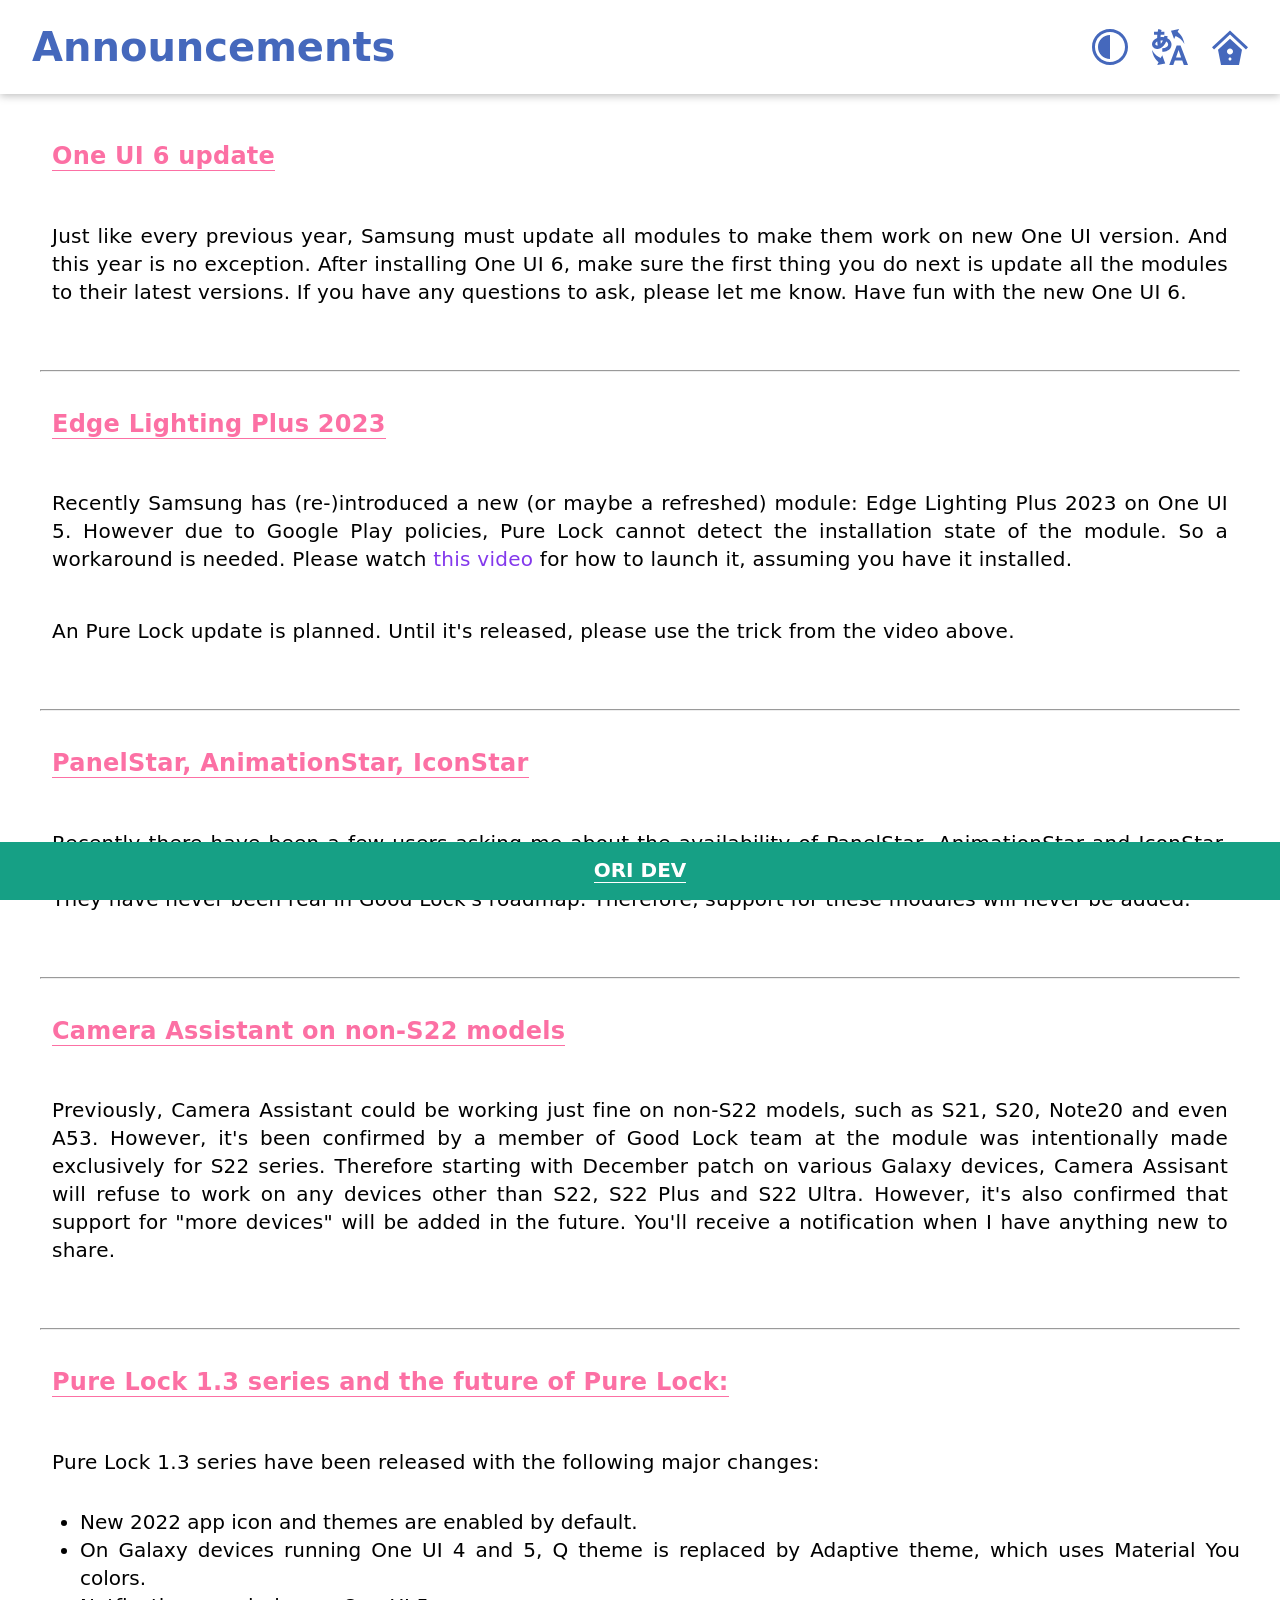
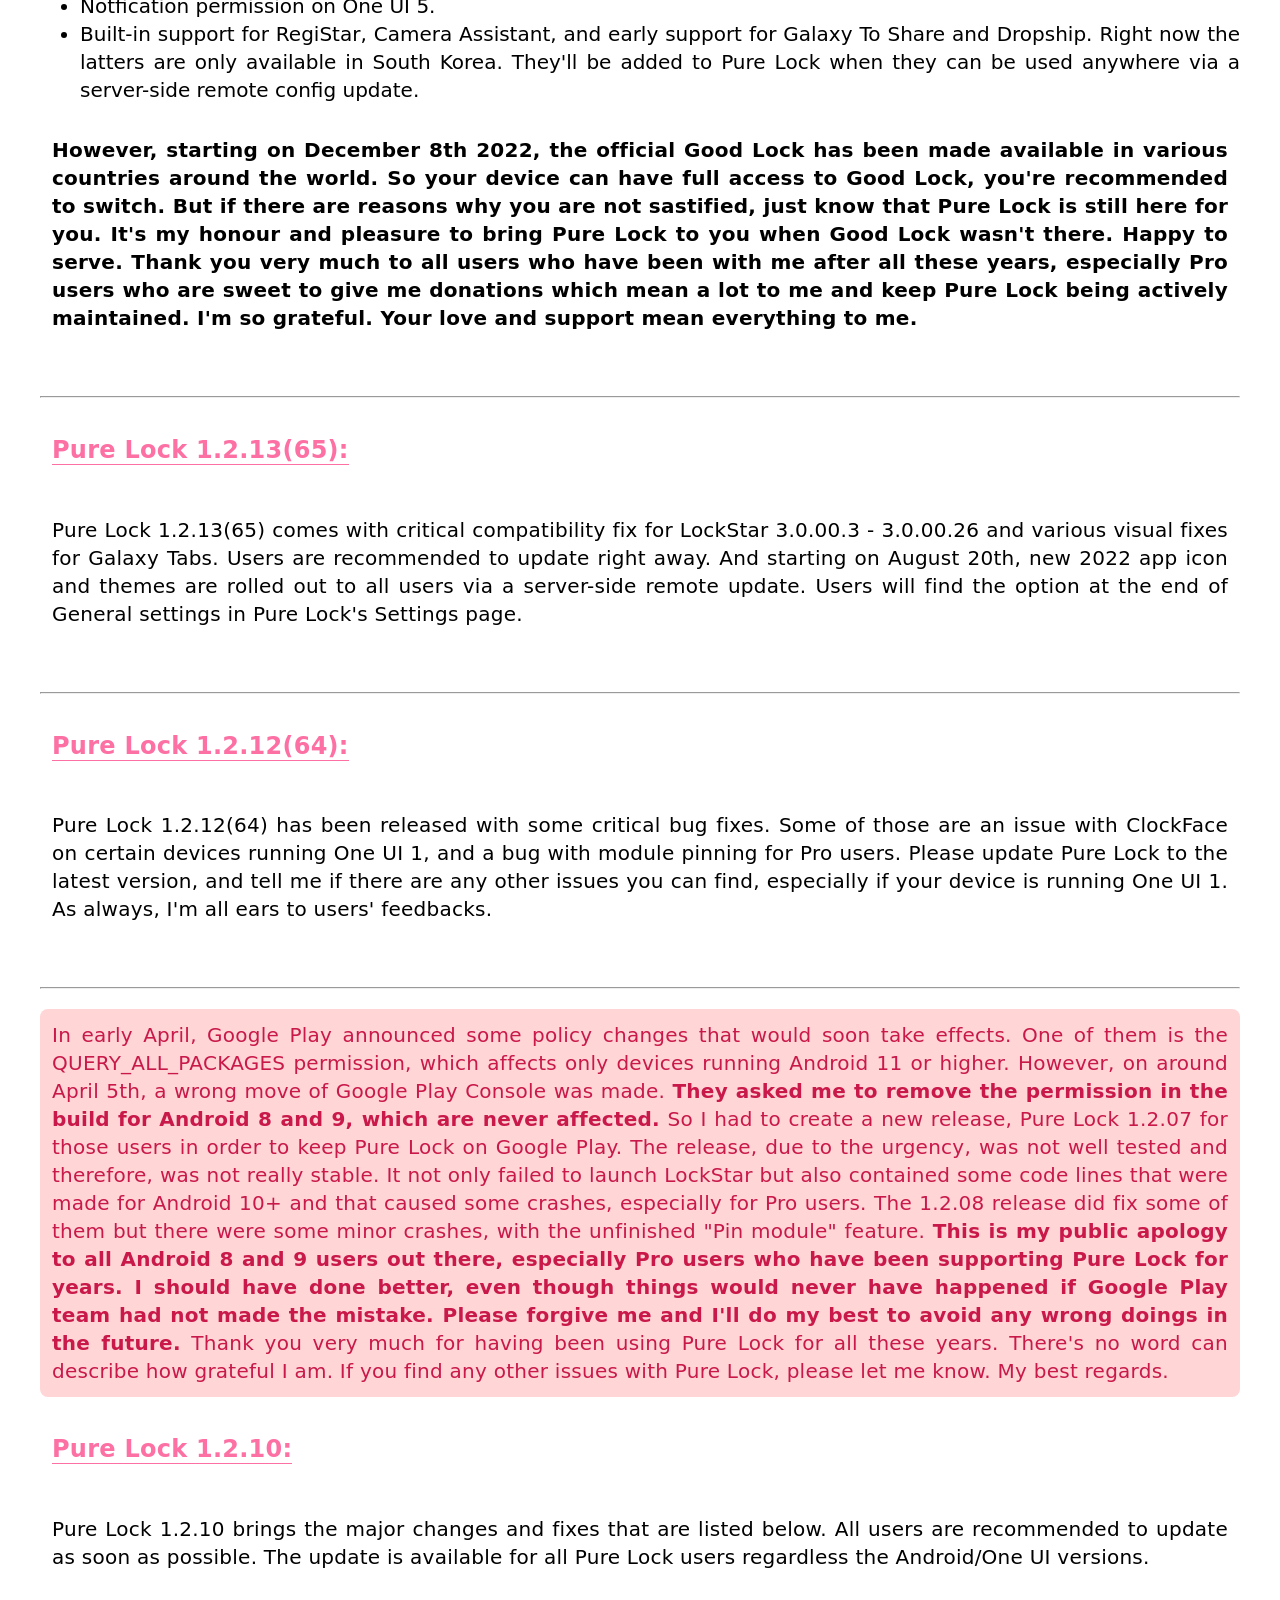
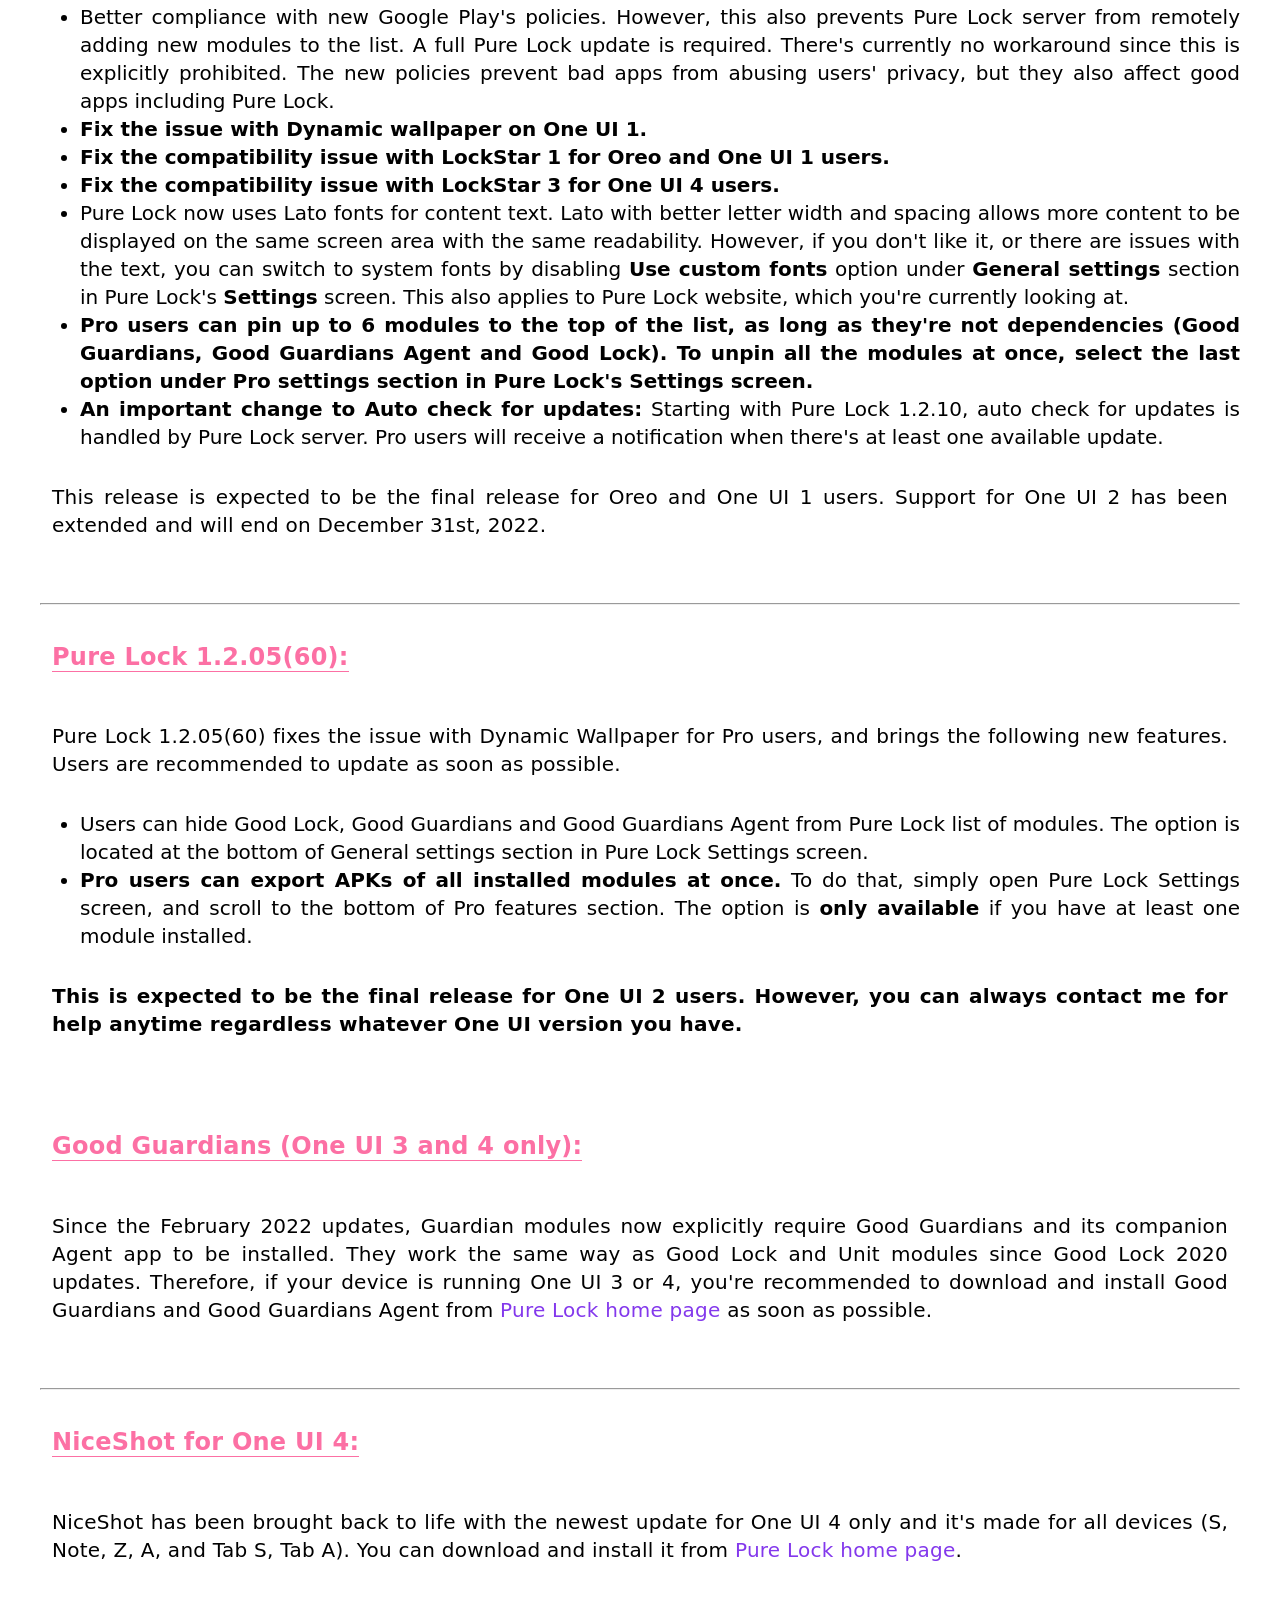
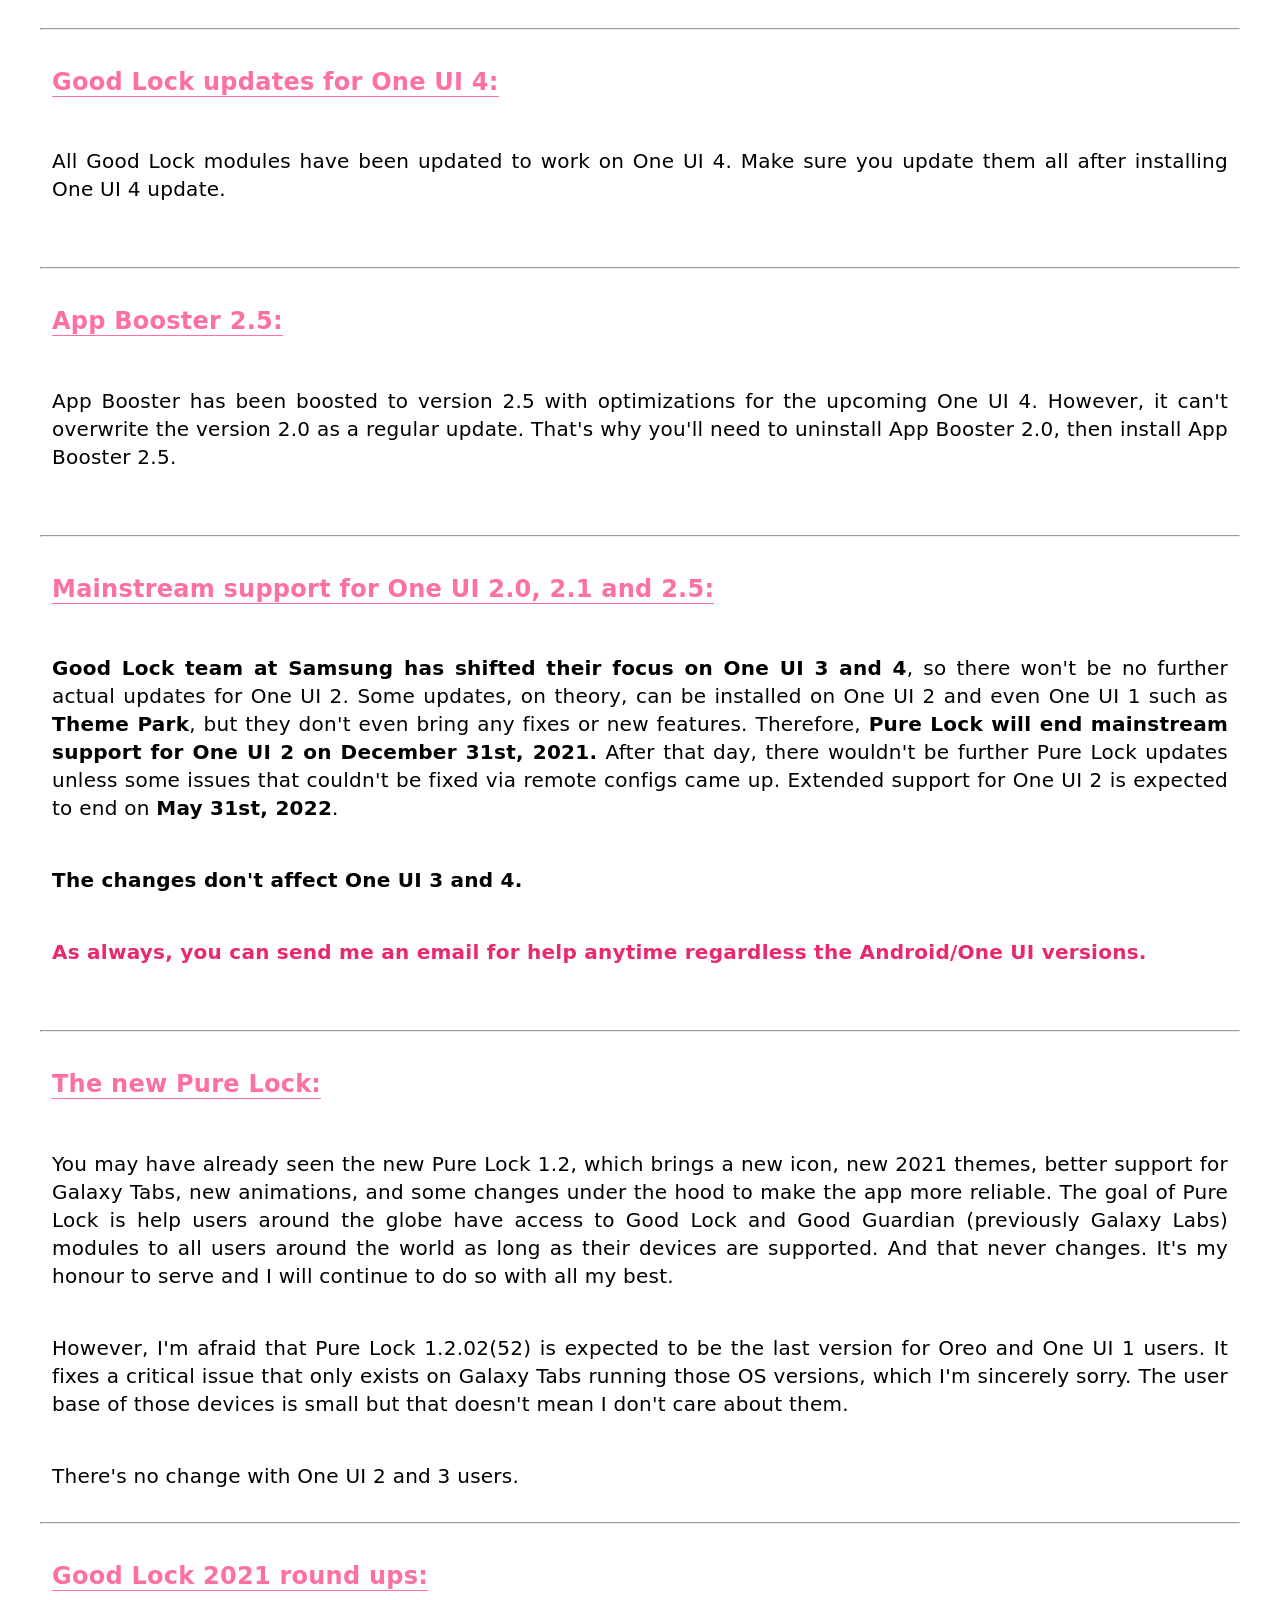
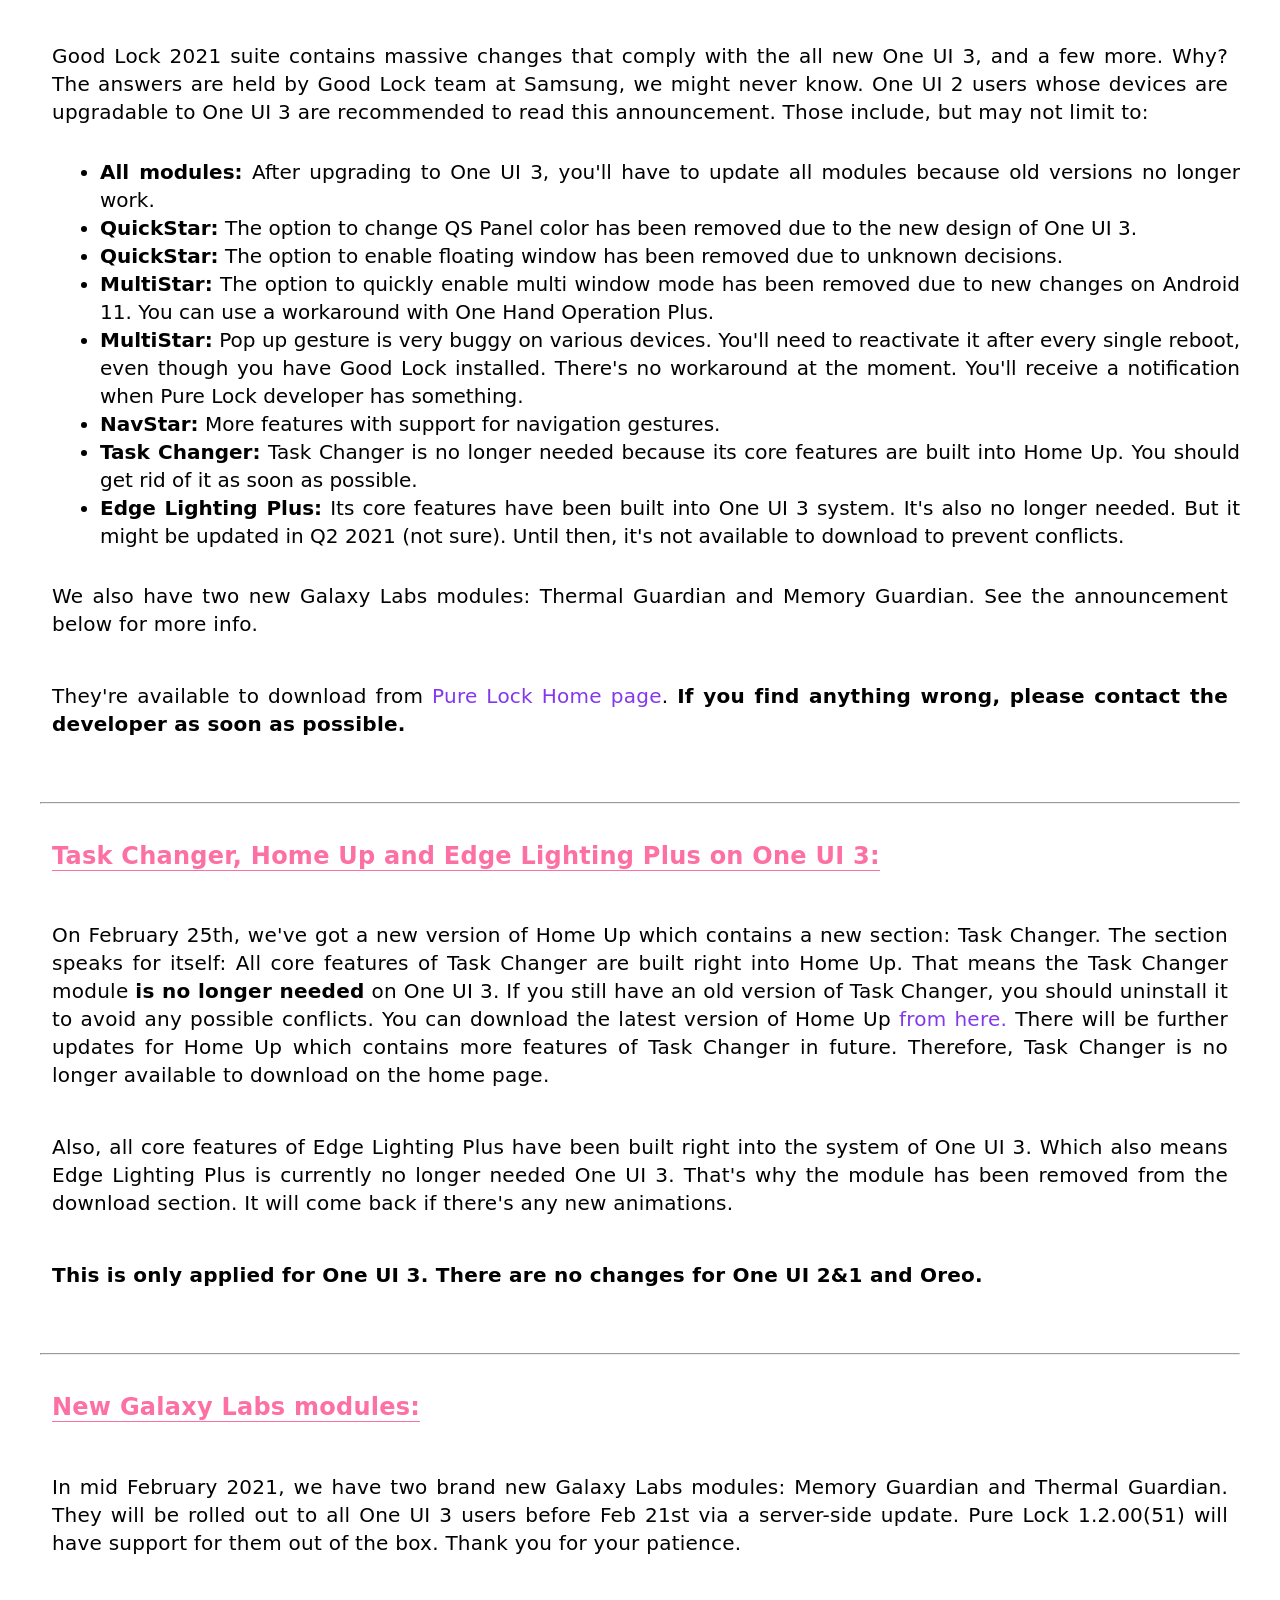
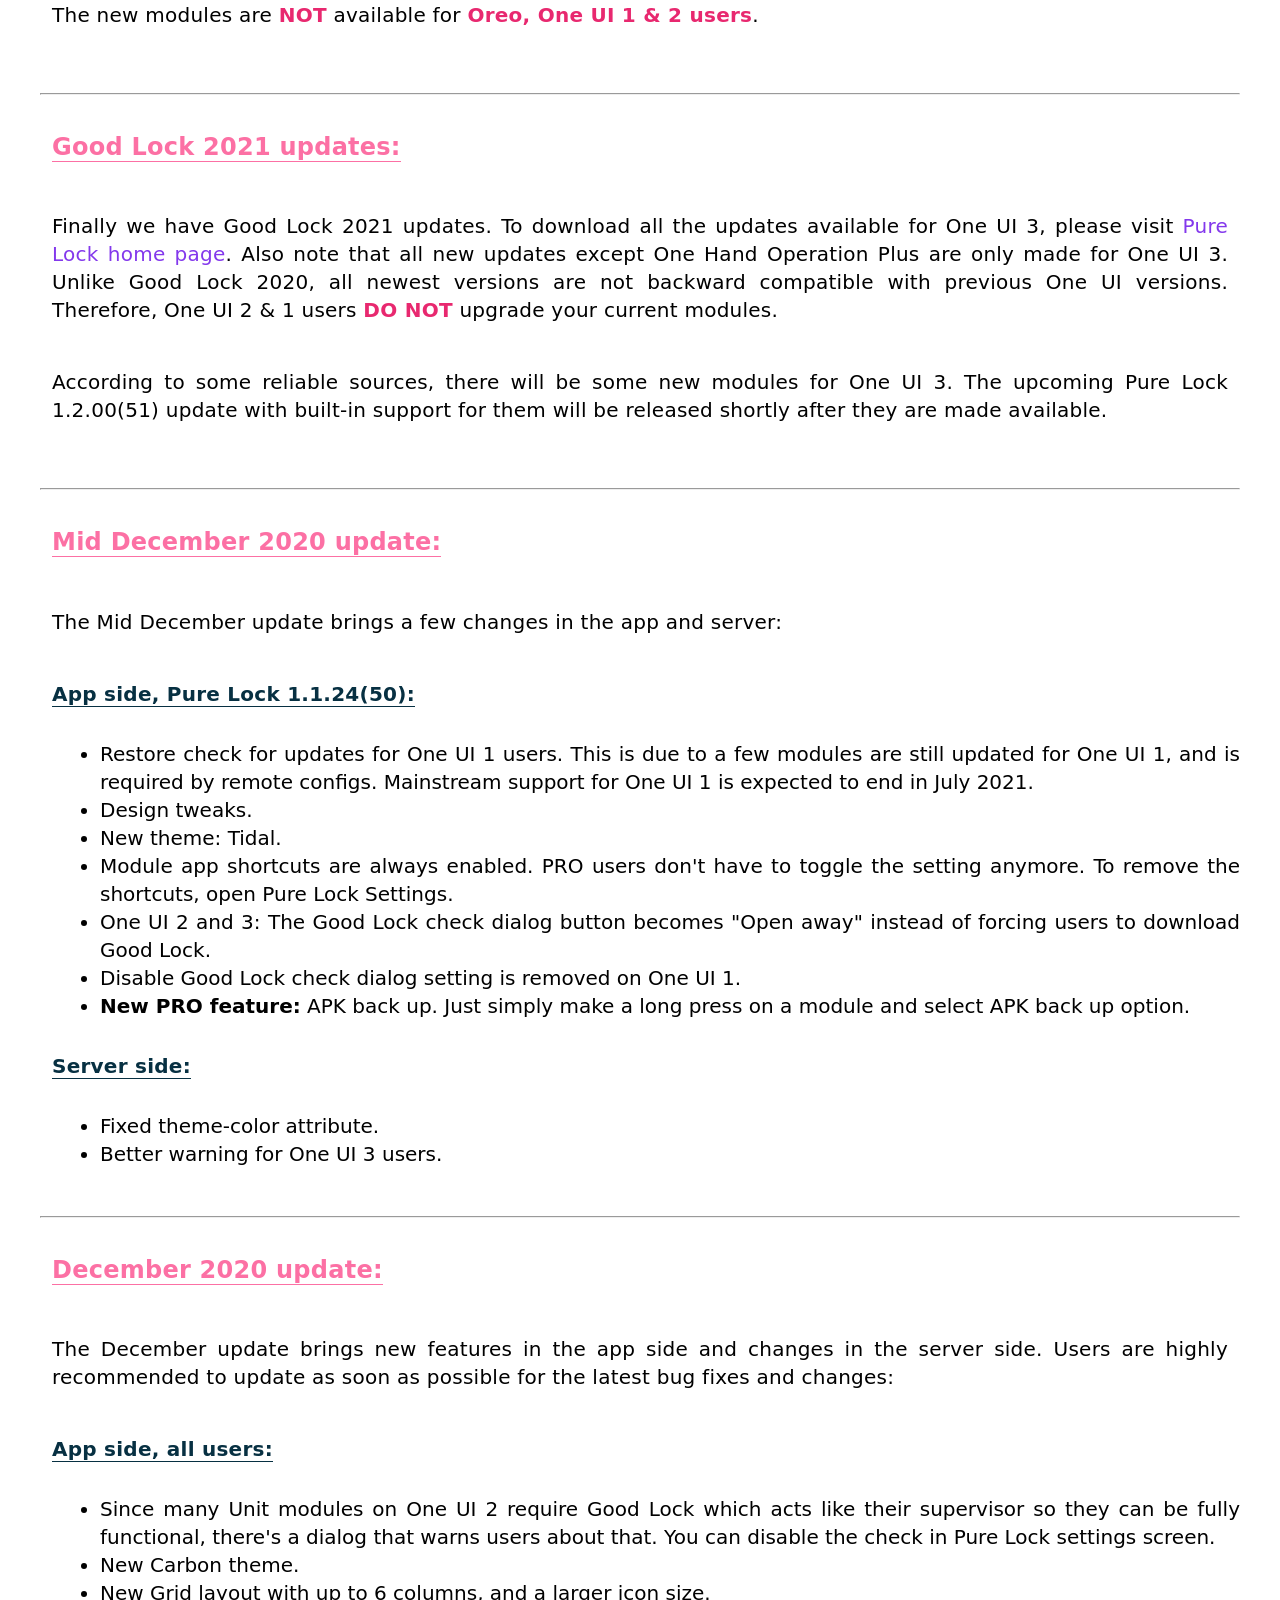
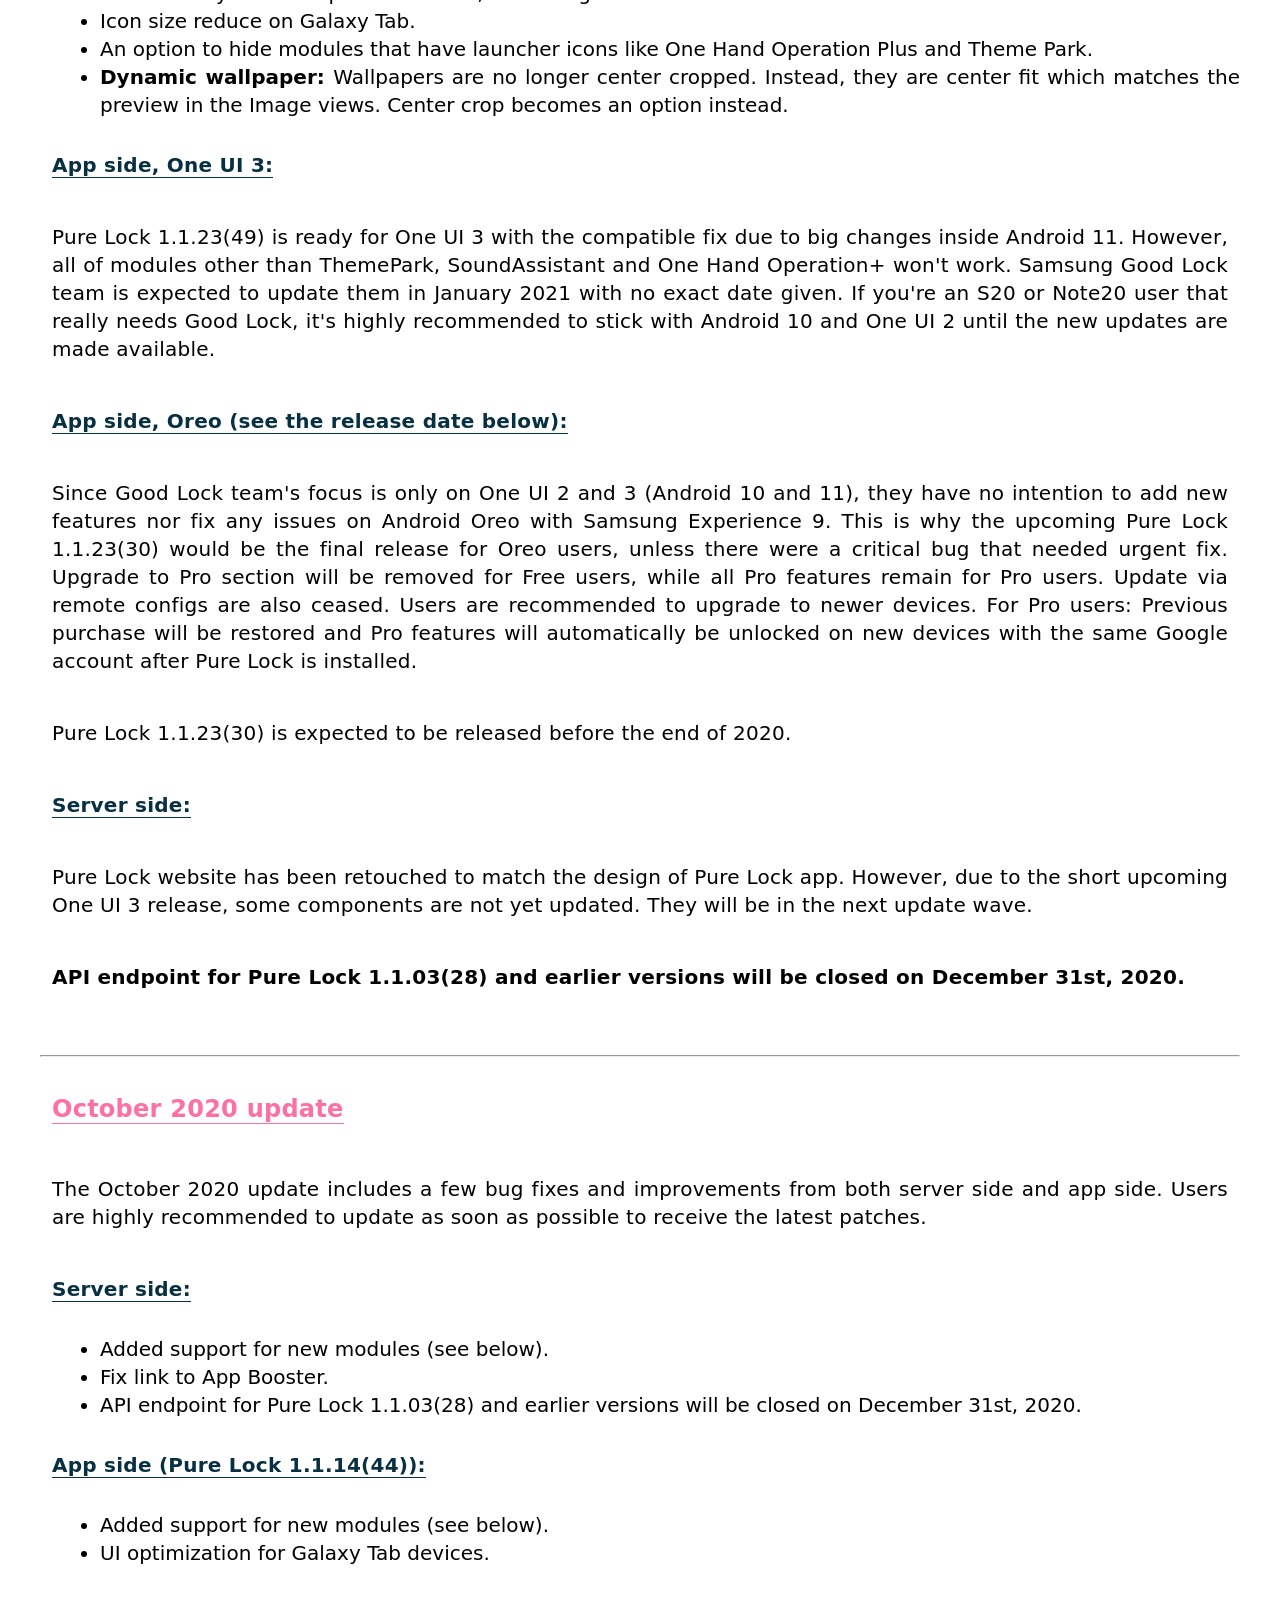
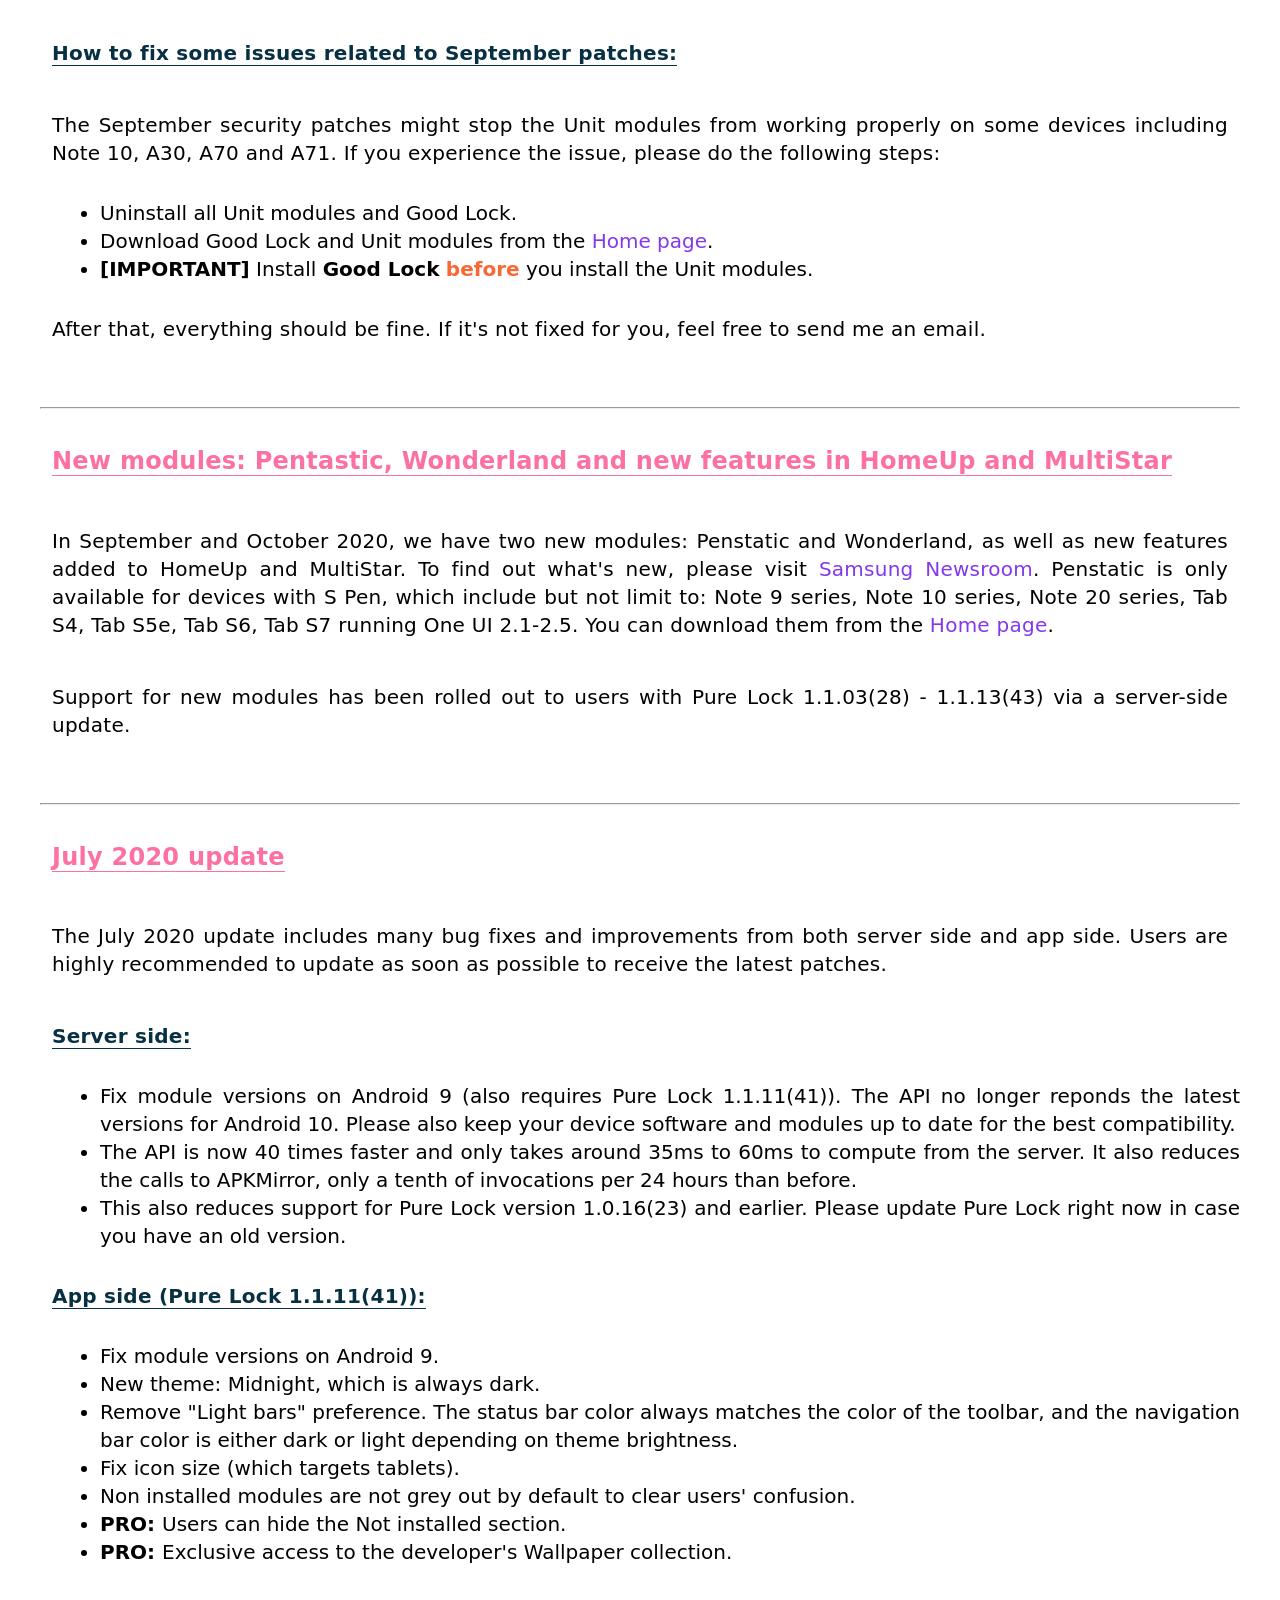
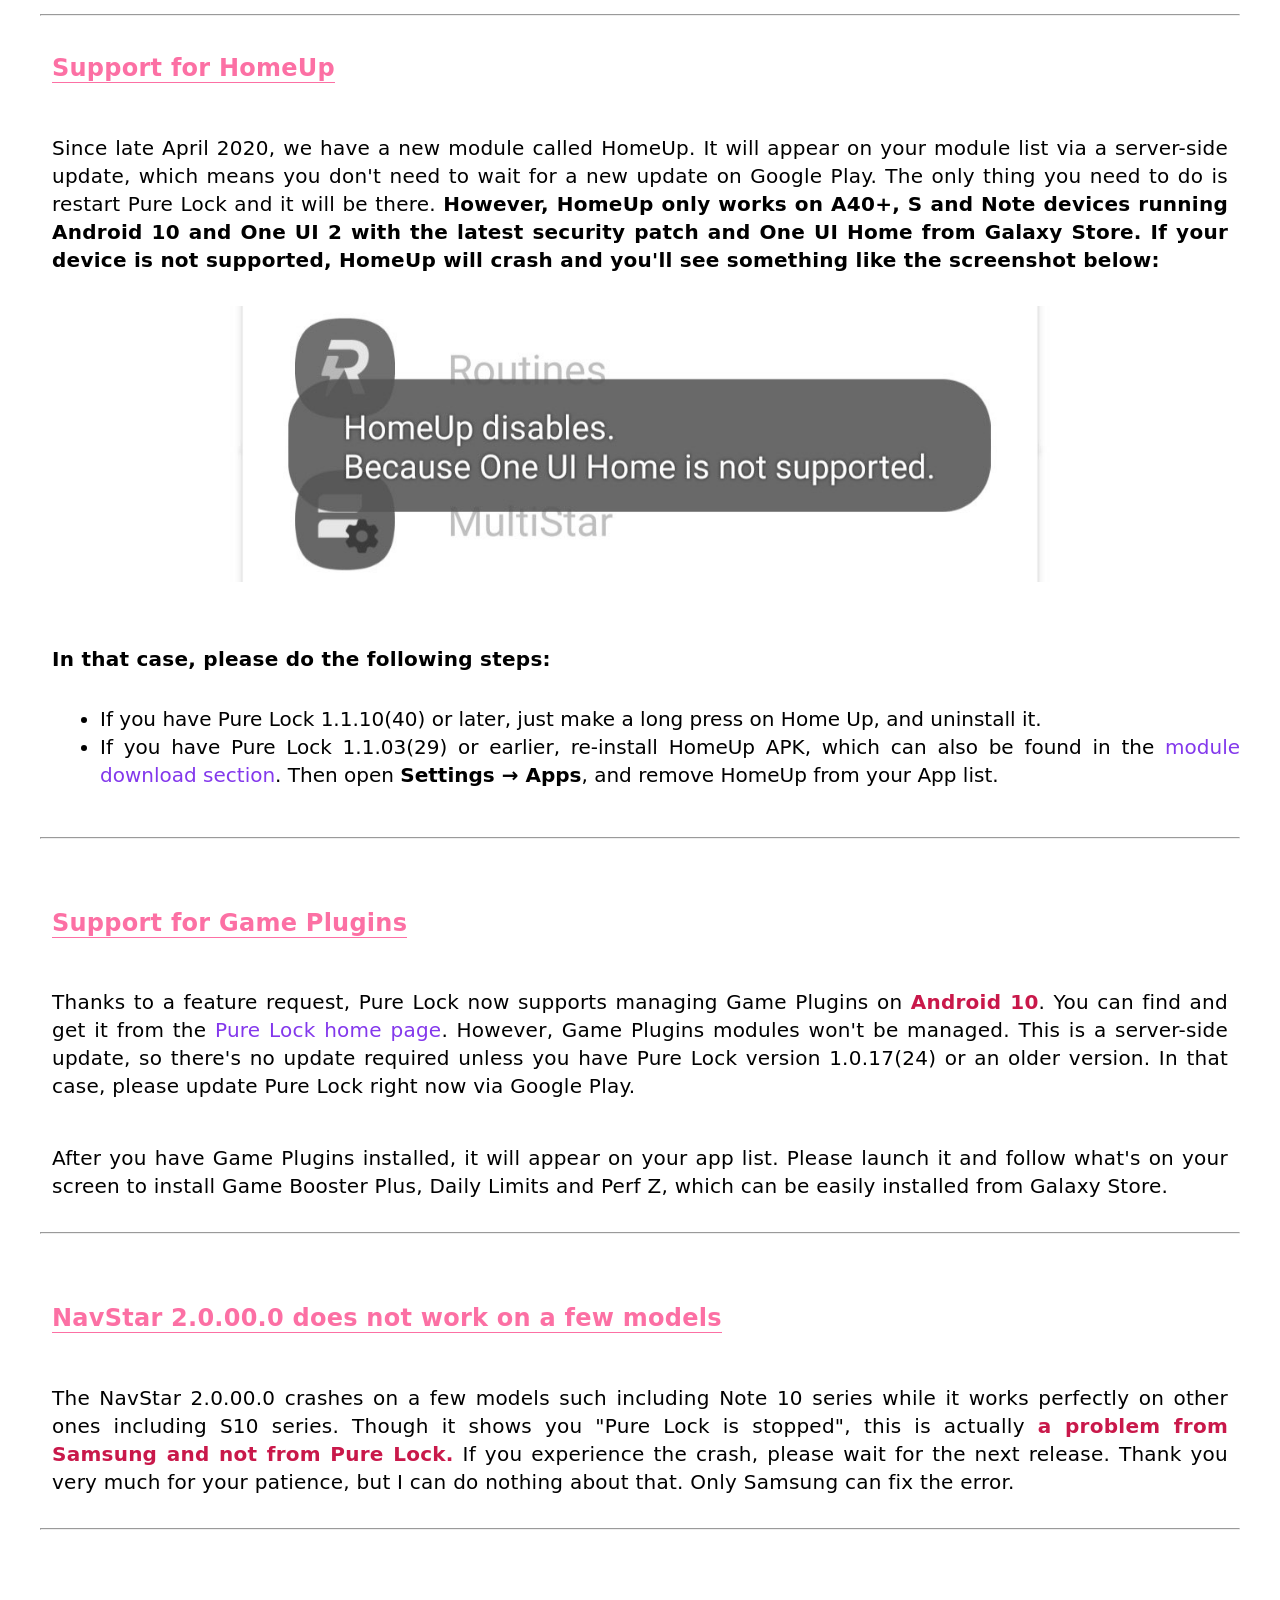
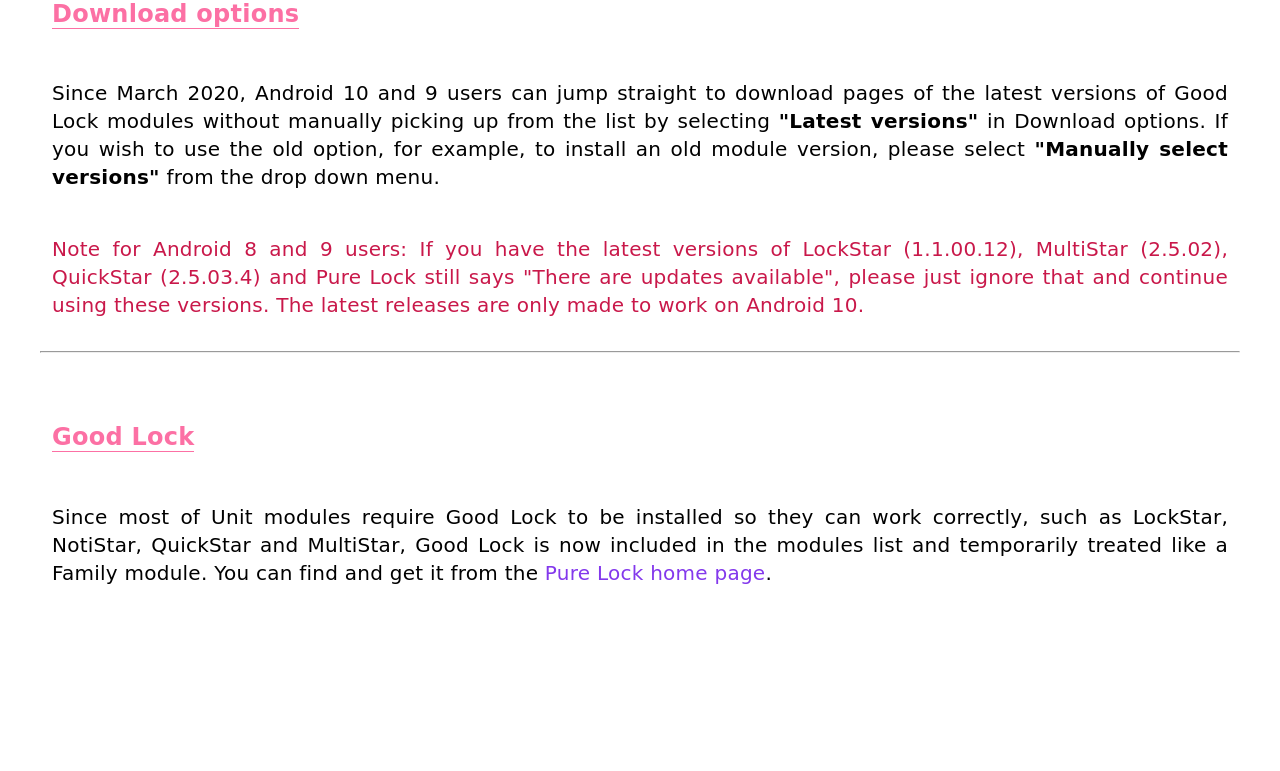
<file: devs_notes.html>
<!DOCTYPE html>
<html lang="en">
<head>
    <meta charset="utf-8">
    <meta name="viewport" content="width=device-width, initial-scale=1">
    <meta name="theme-color" content="#ffffff">
    <title>Pure Lock Announcements</title>
    <link rel="canonical" href="devs_notes.html">
    <link rel="shortcut icon" href="favicon.ico">
    <link rel="stylesheet" href="styles.css">
</head>

<body>
    <div class="toolbar z-depth-1">
        <div class="toolbar-content">
            <a class="toolbar-expanded toolbar-title"><span>Announcements</span></a>
            <a class="" id="dark-toggle">
                <svg xmlns="http://www.w3.org/2000/svg" viewBox="0 0 24 24"><path fill="white" d="M12 2c5.514 0 10 4.486 10 10s-4.486 10-10 10-10-4.486-10-10 4.486-10 10-10zm0-2c-6.627 0-12 5.373-12 12s5.373 12 12 12 12-5.373 12-12-5.373-12-12-12zm0 4c-4.418 0-8 3.582-8 8s3.582 8 8 8v-16z"/></svg>
            </a>
            <a class="" id="translate" target="_blank">
                <svg xmlns="http://www.w3.org/2000/svg" viewBox="0 0 24 24"><path d="M24 24h-2.784l-1.07-3h-4.875l-1.077 3h-2.697l4.941-13h2.604l4.958 13zm-4.573-5.069l-1.705-4.903-1.712 4.903h3.417zm-9.252-12.804c.126-.486.201-.852.271-1.212l-2.199-.428c-.036.185-.102.533-.22 1-.742-.109-1.532-.122-2.332-.041.019-.537.052-1.063.098-1.569h2.456v-2.083h-2.161c.106-.531.198-.849.288-1.149l-2.147-.645c-.158.526-.29 1.042-.422 1.794h-2.451v2.083h2.184c-.058.673-.093 1.371-.103 2.077-2.413.886-3.437 2.575-3.437 4.107 0 1.809 1.427 3.399 3.684 3.194 2.802-.255 4.673-2.371 5.77-4.974 1.134.654 1.608 1.753 1.181 2.771-.396.941-1.561 1.838-3.785 1.792v2.242c2.469.038 4.898-.899 5.85-3.166.93-2.214-.132-4.635-2.525-5.793zm-2.892 1.531c-.349.774-.809 1.544-1.395 2.15-.09-.646-.151-1.353-.184-2.108.533-.07 1.072-.083 1.579-.042zm-3.788.724c.062.947.169 1.818.317 2.596-1.996.365-2.076-1.603-.317-2.596zm11.236-1.745l-2.075-5.533 5.414-1.104-.976 1.868c2.999 2.418 4.116 5.645 4.532 8.132-1.736-2.913-3.826-4.478-5.885-5.321l-1.01 1.958zm-7.895 10.781l1.985 5.566-5.43 1.016 1.006-1.852c-2.96-2.465-4.021-5.654-4.397-8.148 1.689 2.94 3.749 4.483 5.794 5.36l1.042-1.942zm10.795-6.029"/></svg>
            </a>
            <a href="index.html">
                <svg xmlns="http://www.w3.org/2000/svg" viewBox="0 0 24 24"><path d="M24 12.148l-1.361 1.465-10.639-9.883-10.639 9.868-1.361-1.465 12-11.133 12 11.148zm-4 1.749l-2 10.103h-12l-2-10.103 8-7.444 8 7.444zm-7 6.103c0-.552-.448-1-1-1s-1 .448-1 1 .448 1 1 1 1-.448 1-1zm1-5c0-1.105-.896-2-2-2s-2 .895-2 2 .896 2 2 2 2-.895 2-2z"/></svg>
            </a>
        </div>
    </div>
    <div class="content-wrapper">
        <p class="date"><strong>One UI 6 update</strong></p>
        <p>
            Just like every previous year, Samsung must update all modules to make them work on new One UI version. And this year is no exception. After installing One UI 6, make sure the first
            thing you do next is update all the modules to their latest versions. If you have any questions to ask, please let me know. Have fun with the new One UI 6.
        </p>
        <br>
        <hr>
        <p class="date"><strong>Edge Lighting Plus 2023</strong></p>
        <p>
            Recently Samsung has (re-)introduced a new (or maybe a refreshed) module: Edge Lighting Plus 2023 on One UI 5. However due to Google Play policies, Pure Lock cannot
            detect the installation state of the module. So a workaround is needed. Please watch <a href="2023.html">this video</a> for how to launch it, assuming you have it installed.
        </p>
        <p>
            An Pure Lock update is planned. Until it's released, please use the trick from the video above.
        </p>
        <br>
        <hr>
        <p class="date"><strong>PanelStar, AnimationStar, IconStar</strong></p>
        <p>
            Recently there have been a few users asking me about the availability of PanelStar, AnimationStar and IconStar. I'd like to take a moment to
            clearly confirm that they're absolutely fictional concepts created from a Samsung fan. They have never been real in Good Lock's roadmap. Therefore,
            support for these modules will never be added.
        </p>
        <br>
        <hr>
        <p class="date"><strong>Camera Assistant on non-S22 models</strong></p>
        <p>
            Previously, Camera Assistant could be working just fine on non-S22 models, such as S21, S20, Note20 and even A53. However, it's been confirmed by
            a member of Good Lock team at the module was intentionally made exclusively for S22 series. Therefore starting with December patch on various Galaxy
            devices, Camera Assisant will refuse to work on any devices other than S22, S22 Plus and S22 Ultra. However, it's also confirmed that support for
            "more devices" will be added in the future. You'll receive a notification when I have anything new to share. 
        </p>
        <br>
        <hr>
        <p class="date"><strong>Pure Lock 1.3 series and the future of Pure Lock:</strong></p>
        <p>
            Pure Lock 1.3 series have been released with the following major changes:    
        </p>
        <ul>
            <li>New 2022 app icon and themes are enabled by default.</li>
            <li>On Galaxy devices running One UI 4 and 5, Q theme is replaced by Adaptive theme, which uses Material You colors.</li>
            <li>Notfication permission on One UI 5.</li>
            <li>
                Built-in support for RegiStar, Camera Assistant, and early support for Galaxy To Share and Dropship. Right now the latters are only available in South Korea. They'll be added to Pure Lock
                when they can be used anywhere via a server-side remote config update.
            </li>
        </ul>
        <p>
            <strong>
                However, starting on December 8th 2022, the official Good Lock has been made available in various countries around the world. So your device can have full access to Good Lock,
                you're recommended to switch. But if there are reasons why you are not sastified, just know that Pure Lock is still here for you. It's my honour and pleasure to bring Pure Lock to you
                when Good Lock wasn't there. Happy to serve. Thank you very much to all users who have been with me after all these years, especially Pro users who are sweet to give me donations which
                mean a lot to me and keep Pure Lock being actively maintained. I'm so grateful. Your love and support mean everything to me.
            </strong>
        </p>
        <br>
        <hr>
        <p class="date"><strong>Pure Lock 1.2.13(65):</strong></p>
        <p>
            Pure Lock 1.2.13(65) comes with critical compatibility fix for LockStar 3.0.00.3 - 3.0.00.26 and various visual fixes for Galaxy Tabs. Users are recommended to update right away. And starting on August 20th, new 2022 app icon and themes are
            rolled out to all users via a server-side remote update. Users will find the option at the end of General settings in Pure Lock's Settings page.
        </p>
        <br>
        <hr>
        <p class="date"><strong>Pure Lock 1.2.12(64):</strong></p>
        <p>
            Pure Lock 1.2.12(64) has been released with some critical bug fixes. Some of those are an issue with ClockFace on certain devices running One UI 1, and a bug with module pinning for Pro users. Please update Pure Lock to the latest version,
            and tell me if there are any other issues you can find, especially if your device is running One UI 1. As always, I'm all ears to users' feedbacks.
        </p>
        <br>
        <hr>
        <p class="red lighten-5 red-text text-darken-2">
            In early April, Google Play announced some policy changes that would soon take effects. One of them is the QUERY_ALL_PACKAGES permission, which affects only devices running Android 11 or higher. However, on around April 5th,
            a wrong move of Google Play Console was made. <strong>They asked me to remove the permission in the build for Android 8 and 9, which are never affected.</strong> So I had to create a new release, Pure Lock 1.2.07 for those
            users in order to keep Pure Lock on Google Play. The release, due to the urgency, was not well tested and therefore, was not really stable. It not only failed to launch LockStar but also contained some code lines 
            that were made for Android 10+ and that caused some crashes, especially for Pro users. The 1.2.08 release did fix some of them but there were some minor crashes, with the unfinished "Pin module" feature. <strong>This is 
            my public apology to all Android 8 and 9 users out there, especially Pro users who have been supporting Pure Lock for years. I should have done better, even though things would never have happened if Google Play team had
            not made the mistake. Please forgive me and I'll do my best to avoid any wrong doings in the future.</strong> Thank you very much for having been using Pure Lock for all these years. There's no word can describe how grateful I am.
            If you find any other issues with Pure Lock, please let me know. My best regards.
        </p>
        <p class="date"><strong>Pure Lock 1.2.10:</strong></p>
        <p>
            Pure Lock 1.2.10 brings the major changes and fixes that are listed below. All users are recommended to update as soon as possible. The update is available for all Pure Lock users regardless
            the Android/One UI versions.
        </p>
        <ul>
            <li>
                Better compliance with new Google Play's policies. However, this also prevents Pure Lock server from remotely adding new modules to the list. A full Pure Lock update is required.
                There's currently no workaround since this is explicitly prohibited. The new policies prevent bad apps from abusing users' privacy, but they also affect good apps including Pure Lock.
            </li>
            <li><strong>
                Fix the issue with Dynamic wallpaper on One UI 1.
            </strong></li>
            <li><strong>
                Fix the compatibility issue with LockStar 1 for Oreo and One UI 1 users.
            </strong></li>
            <li><strong>
                Fix the compatibility issue with LockStar 3 for One UI 4 users.
            </strong></li>
            <li>
                Pure Lock now uses Lato fonts for content text. Lato with better letter width and spacing allows more content to be displayed on the same screen area with the same readability. However, if you
                don't like it, or there are issues with the text, you can switch to system fonts by disabling <strong>Use custom fonts</strong> option under <strong>General settings</strong> section in Pure Lock's
                <strong>Settings</strong> screen. This also applies to Pure Lock website, which you're currently looking at.
            </li>
            <li><strong>
                Pro users can pin up to 6 modules to the top of the list, as long as they're not dependencies (Good Guardians, Good Guardians Agent and Good Lock). To unpin all the modules at once,
                select the last option under Pro settings section in Pure Lock's Settings screen.
            </strong></li>
            <li>
                <strong>An important change to Auto check for updates:</strong> Starting with Pure Lock 1.2.10, auto check for updates is handled by Pure Lock server. Pro users will receive
                a notification when there's at least one available update.
            </li>
        </ul>
        <p>This release is expected to be the final release for Oreo and One UI 1 users. Support for One UI 2 has been extended and will end on December 31st, 2022.</p>
        <br>
        <hr>
        <p class="date"><strong>Pure Lock 1.2.05(60):</strong></p>
        <p>
            Pure Lock 1.2.05(60) fixes the issue with Dynamic Wallpaper for Pro users, and brings the following new features. Users are recommended to update as soon as possible.
        </p>
        <ul>
            <li>
                Users can hide Good Lock, Good Guardians and Good Guardians Agent from Pure Lock list of modules. The option is located at the bottom of General settings
                section in Pure Lock Settings screen.
            </li>
            <li>
                <strong>Pro users can export APKs of all installed modules at once.</strong> To do that, simply open Pure Lock Settings screen, and scroll to the bottom
                of Pro features section. The option is <strong>only available</strong> if you have at least one module installed.
            </li>
        </ul>
        <p>
            <strong>This is expected to be the final release for One UI 2 users. However, you can always contact me for help anytime regardless whatever One UI version you have.</strong>
        </p>
        <br>
        <p class="date"><strong>Good Guardians (One UI 3 and 4 only):</strong></p>
        <p>
            Since the February 2022 updates, Guardian modules now explicitly require Good Guardians and its companion Agent app to be installed. They work the same way
            as Good Lock and Unit modules since Good Lock 2020 updates. Therefore, if your device is running One UI 3 or 4, you're recommended to download and install
            Good Guardians and Good Guardians Agent from <a href="index.html">Pure Lock home page</a> as soon as possible.
        </p>
        <br>
        <hr>
        <p class="date"><strong>NiceShot for One UI 4:</strong></p>
        <p>
            NiceShot has been brought back to life with the newest update for One UI 4 only and it's made for all devices (S, Note, Z, A, and Tab S, Tab A). You can
            download and install it from <a href="index.html">Pure Lock home page</a>.
        </p>
        <br>
        <hr>
        <p class="date"><strong>Good Lock updates for One UI 4:</strong></p>
        <p>
            All Good Lock modules have been updated to work on One UI 4. Make sure you update them all after installing One UI 4 update.
        </p>
        <br>
        <hr>
        <p class="date"><strong>App Booster 2.5:</strong></p>
        <p>
            App Booster has been boosted to version 2.5 with optimizations for the upcoming One UI 4. However, it can't overwrite the version 2.0 as a regular update. That's why you'll need to uninstall App Booster 2.0, then install App Booster 2.5.
        </p>
        <br>
        <hr>
        <p class="date"><strong>Mainstream support for One UI 2.0, 2.1 and 2.5:</strong></p>
        <p><strong>Good Lock team at Samsung has shifted their focus on One UI 3 and 4</strong>, so there won't be no further actual updates for One UI 2. Some updates, on theory, can be installed on One UI 2 and even One UI 1 such as <strong>Theme Park</strong>,
            but they don't even bring any fixes or new features. Therefore,
            <strong>Pure Lock will end mainstream support for One UI 2 on December 31st, 2021.</strong> After that day, there wouldn't be further Pure Lock updates unless some issues that couldn't be fixed via remote configs came up. Extended support
            for One UI 2 is expected to end on <strong>May 31st, 2022</strong>.
        </p>
        <p><strong>The changes don't affect One UI 3 and 4.</strong></p>
        <p><strong style="color: #E8286F">As always, you can send me an email for help anytime regardless the Android/One UI versions.</strong></p>
        <br>
        <hr>
        <p class="date"><strong>The new Pure Lock:</strong></p>
        <p>
            You may have already seen the new Pure Lock 1.2, which brings a new icon, new 2021 themes, better support for Galaxy Tabs, new animations, and some changes under the hood to make the app more reliable. The goal of Pure Lock is help users around the globe
            have access to Good Lock and Good Guardian (previously Galaxy Labs) modules to all users around the world as long as their devices are supported. And that never changes. It's my honour to serve and I will continue to do so with all my best.
        </p>
        <p>
            However, I'm afraid that Pure Lock 1.2.02(52) is expected to be the last version for Oreo and One UI 1 users. It fixes a critical issue that only exists on Galaxy Tabs running those OS versions, which I'm sincerely sorry. The user base of those devices
            is small but that doesn't mean I don't care about them.
        </p>
        <p>
            There's no change with One UI 2 and 3 users.
        </p>
        <hr>
        <p class="date"><strong>Good Lock 2021 round ups:</strong></p>
        <p>
            Good Lock 2021 suite contains massive changes that comply with the all new One UI 3, and a few more. Why? The answers are held by Good Lock team at Samsung, we might never know. One UI 2 users whose devices are upgradable to One UI 3 are recommended to
            read this announcement. Those include, but may not limit to:
        </p>
        <ul class="h">
            <li class="h"><strong>All modules:</strong> After upgrading to One UI 3, you'll have to update all modules because old versions no longer work.</li>
            <li class="h"><strong>QuickStar:</strong> The option to change QS Panel color has been removed due to the new design of One UI 3.</li>
            <li class="h"><strong>QuickStar:</strong> The option to enable floating window has been removed due to unknown decisions.</li>
            <li class="h"><strong>MultiStar:</strong> The option to quickly enable multi window mode has been removed due to new changes on Android 11. You can use a workaround with One Hand Operation Plus.</li>
            <li class="h"><strong>MultiStar:</strong> Pop up gesture is very buggy on various devices. You'll need to reactivate it after every single reboot, even though you have Good Lock installed. There's no workaround at the moment. You'll receive a notification
                when Pure Lock developer has something.</li>
            <li class="h"><strong>NavStar:</strong> More features with support for navigation gestures.</li>
            <li class="h"><strong>Task Changer:</strong> Task Changer is no longer needed because its core features are built into Home Up. You should get rid of it as soon as possible.</li>
            <li class="h"><strong>Edge Lighting Plus:</strong> Its core features have been built into One UI 3 system. It's also no longer needed. But it might be updated in Q2 2021 (not sure). Until then, it's not available to download to prevent conflicts.</li>
        </ul>
        <p>We also have two new Galaxy Labs modules: Thermal Guardian and Memory Guardian. See the announcement below for more info.</p>
        <p>They're available to download from <a href="index.html#download">Pure Lock Home page</a>.
            <strong>If you find anything wrong, please contact the developer as soon as possible.</strong></p>
        <br>
        <hr>
        <p class="date"><strong>Task Changer, Home Up and Edge Lighting Plus on One UI 3:</strong></p>
        <p>
            On February 25th, we've got a new version of Home Up which contains a new section: Task Changer. The section speaks for itself: All core features of Task Changer are built right into Home Up. That means the Task Changer module <strong>is no longer needed</strong>            on One UI 3. If you still have an old version of Task Changer, you should uninstall it to avoid any possible conflicts. You can download the latest version of Home Up
            <a href="https://www.apkmirror.com/?post_type=app_release&searchtype=apk&s=com.samsung.android.app.homestar" target="_blank">from here.</a> There will be further updates for Home Up which contains more features of Task Changer in future. Therefore,
            Task Changer is no longer available to download on the home page.
        </p>
        <p>
            Also, all core features of Edge Lighting Plus have been built right into the system of One UI 3. Which also means Edge Lighting Plus is currently no longer needed One UI 3. That's why the module has been removed from the download section. It will come
            back if there's any new animations.
        </p>
        <p style="font-weight: bold;">This is only applied for One UI 3. There are no changes for One UI 2&1 and Oreo.</p>
        <br>
        <hr>
        <p class="date"><strong>New Galaxy Labs modules:</strong></p>
        <p>In mid February 2021, we have two brand new Galaxy Labs modules: Memory Guardian and Thermal Guardian. They will be rolled out to all One UI 3 users before Feb 21st via a server-side update. Pure Lock 1.2.00(51) will have support for them out
            of the box. Thank you for your patience.
        </p>
        <p>The new modules are <strong style="color: #E8286F;">NOT</strong> available for
            <strong style="color: #E8286F;">Oreo, One UI 1 & 2 users</strong>.
        </p>
        <br>
        <hr>
        <p class="date"><strong>Good Lock 2021 updates:</strong></p>
        <p>Finally we have Good Lock 2021 updates. To download all the updates available for One UI 3, please visit
            <a href="index.html">Pure Lock home page</a>. Also note that all new updates except One Hand Operation Plus are only made for One UI 3. Unlike Good Lock 2020, all newest versions are not backward compatible with previous One UI versions. Therefore,
            One UI 2 & 1 users <strong style="color: #E8286F;">DO NOT</strong> upgrade your current modules.
        </p>
        <p>According to some reliable sources, there will be some new modules for One UI 3. The upcoming Pure Lock 1.2.00(51) update with built-in support for them will be released shortly after they are made available.</p>
        <br>
        <hr>
        <p class="date"><strong>Mid December 2020 update:</strong></p>
        <p>The Mid December update brings a few changes in the app and server:</p>
        <p class="midnight-text"><strong>App side, Pure Lock 1.1.24(50):</strong></p>
        <ul class="h">
            <li class="h">Restore check for updates for One UI 1 users. This is due to a few modules are still updated for One UI 1, and is required by remote configs. Mainstream support for One UI 1 is expected to end in July 2021.</li>
            <li class="h">Design tweaks.</li>
            <li class="h">New theme: Tidal.</li>
            <li class="h">Module app shortcuts are always enabled. PRO users don't have to toggle the setting anymore. To remove the shortcuts, open Pure Lock Settings.</li>
            <li class="h">One UI 2 and 3: The Good Lock check dialog button becomes "Open away" instead of forcing users to download Good Lock.</li>
            <li class="h">Disable Good Lock check dialog setting is removed on One UI 1.</li>
            <li class="h"><strong>New PRO feature:</strong> APK back up. Just simply make a long press on a module and select APK back up option.</li>
        </ul>
        <p class="midnight-text"><strong>Server side:</strong></p>
        <ul class="h">
            <li class="h">Fixed theme-color attribute.</li>
            <li class="h">Better warning for One UI 3 users.</li>
        </ul>
        <br>
        <hr>
        <p class="date"><strong>December 2020 update:</strong></p>
        <p>The December update brings new features in the app side and changes in the server side. Users are highly recommended to update as soon as possible for the latest bug fixes and changes:</p>
        <p class="midnight-text"><strong>App side, all users:</strong></p>
        <ul class="h">
            <li class="h">Since many Unit modules on One UI 2 require Good Lock which acts like their supervisor so they can be fully functional, there's a dialog that warns users about that. You can disable the check in Pure Lock settings screen.</li>
            <li class="h">New Carbon theme.</li>
            <li class="h">New Grid layout with up to 6 columns, and a larger icon size.</li>
            <li class="h">Icon size reduce on Galaxy Tab.</li>
            <li class="h">An option to hide modules that have launcher icons like One Hand Operation Plus and Theme Park.</li>
            <li class="h"><strong>Dynamic wallpaper: </strong>Wallpapers are no longer center cropped. Instead, they are center fit which matches the preview in the Image views. Center crop becomes an option instead.</li>
        </ul>
        <p class="midnight-text"><strong>App side, One UI 3:</strong></p>
        <p>
            Pure Lock 1.1.23(49) is ready for One UI 3 with the compatible fix due to big changes inside Android 11. However, all of modules other than ThemePark, SoundAssistant and One Hand Operation+ won't work. Samsung Good Lock team is expected to update them
            in January 2021 with no exact date given. If you're an S20 or Note20 user that really needs Good Lock, it's highly recommended to stick with Android 10 and One UI 2 until the new updates are made available.
        </p>
        <p class="midnight-text"><strong>App side, Oreo (see the release date below):</strong></p>
        <p>
            Since Good Lock team's focus is only on One UI 2 and 3 (Android 10 and 11), they have no intention to add new features nor fix any issues on Android Oreo with Samsung Experience 9. This is why the upcoming Pure Lock 1.1.23(30) would be the final release
            for Oreo users, unless there were a critical bug that needed urgent fix. Upgrade to Pro section will be removed for Free users, while all Pro features remain for Pro users. Update via remote configs are also ceased. Users are recommended to
            upgrade to newer devices. For Pro users: Previous purchase will be restored and Pro features will automatically be unlocked on new devices with the same Google account after Pure Lock is installed.
        </p>
        <p>Pure Lock 1.1.23(30) is expected to be released before the end of 2020.</p>
        <p class="midnight-text"><strong>Server side:</strong></p>
        <p>
            Pure Lock website has been retouched to match the design of Pure Lock app. However, due to the short upcoming One UI 3 release, some components are not yet updated. They will be in the next update wave.
        </p>
        <p><strong>API endpoint for Pure Lock 1.1.03(28) and earlier versions will be closed on December 31st, 2020.</strong></p>
        <br>
        <hr>
        <p class="date"><strong>October 2020 update</strong></p>
        <p>The October 2020 update includes a few bug fixes and improvements from both server side and app side. Users are highly recommended to update as soon as possible to receive the latest patches.</p>
        <p class="midnight-text"><strong>Server side:</strong></p>
        <ul class="h">
            <li class="h">Added support for new modules (see below).</li>
            <li class="h">Fix link to App Booster.</li>
            <li class="h">API endpoint for Pure Lock 1.1.03(28) and earlier versions will be closed on December 31st, 2020.</li>
        </ul>
        <p class="midnight-text"><strong>App side (Pure Lock 1.1.14(44)):</strong></p>
        <ul class="h">
            <li class="h">Added support for new modules (see below).</li>
            <li class="h">UI optimization for Galaxy Tab devices.</li>
        </ul>
        <br>
        <p class="midnight-text"><strong>How to fix some issues related to September patches:</strong></p>
        <p>The September security patches might stop the Unit modules from working properly on some devices including Note 10, A30, A70 and A71. If you experience the issue, please do the following steps:</p>
        <ul class="h">
            <li class="h">Uninstall all Unit modules and Good Lock.</li>
            <li class="h">Download Good Lock and Unit modules from the <a href="index.html">Home page</a>.</li>
            <li class="h"><strong>[IMPORTANT]</strong> Install <strong>Good Lock</strong> <strong style="color: #f86734">before</strong> you install the Unit modules.</li>
        </ul>
        <p>After that, everything should be fine. If it's not fixed for you, feel free to send me an email.</p>
        <br>
        <hr>
        <p class="date"><strong>New modules: Pentastic, Wonderland and new features in HomeUp and MultiStar</strong></p>
        <p>In September and October 2020, we have two new modules: Penstatic and Wonderland, as well as new features added to HomeUp and MultiStar. To find out what's new, please visit <a href="https://news.samsung.com/global/customize-more-and-connect-better-with-the-updated-good-lock-app"
                target="_blank">
        Samsung Newsroom</a>. Penstatic is only available for devices with S Pen, which include but not limit to: Note 9 series, Note 10 series, Note 20 series, Tab S4, Tab S5e, Tab S6, Tab S7 running One UI 2.1-2.5. You can download them from the
            <a href="index.html#download">Home page</a>.
        </p>
        <p>Support for new modules has been rolled out to users with Pure Lock 1.1.03(28) - 1.1.13(43) via a server-side update.</p>
        <br>
        <hr>
        <p class="date"><strong>July 2020 update</strong></p>
        <p>The July 2020 update includes many bug fixes and improvements from both server side and app side. Users are highly recommended to update as soon as possible to receive the latest patches.</p>
        <p class="midnight-text"><strong>Server side:</strong></p>
        <ul class="h">
            <li class="h">Fix module versions on Android 9 (also requires Pure Lock 1.1.11(41)). The API no longer reponds the latest versions for Android 10. Please also keep your device software and modules up to date for the best compatibility.
            </li>
            <li class="h">The API is now 40 times faster and only takes around 35ms to 60ms to compute from the server. It also reduces the calls to APKMirror, only a tenth of invocations per 24 hours than before.
            </li>
            <li class="h">This also reduces support for Pure Lock version 1.0.16(23) and earlier. Please update Pure Lock right now in case you have an old version.</li>
        </ul>
        <p class="midnight-text"><strong>App side (Pure Lock 1.1.11(41)):</strong></p>
        <ul class="h">
            <li class="h">Fix module versions on Android 9.</li>
            <li class="h">New theme: Midnight, which is always dark.</li>
            <li class="h">Remove "Light bars" preference. The status bar color always matches the color of the toolbar, and the navigation bar color is either dark or light depending on theme brightness.
            </li>
            <li class="h">Fix icon size (which targets tablets).</li>
            <li class="h">Non installed modules are not grey out by default to clear users' confusion.</li>
            <li class="h"><strong>PRO: </strong>Users can hide the Not installed section.</li>
            <li class="h"><strong>PRO: </strong>Exclusive access to the developer's Wallpaper collection.</li>
        </ul>
        <br>
        <hr>
        <p class="date" id="home-up"><strong>Support for HomeUp</strong></p>
        <p>Since late April 2020, we have a new module called HomeUp. It will appear on your module list via a server-side update, which means you don't need to wait for a new update on Google Play. The only thing you need to do is restart Pure Lock and
            it will be there. <strong>However, HomeUp
        only works on A40+, S and Note devices running Android 10 and One UI 2 with the latest security patch and One UI Home from Galaxy Store.
        If your device is not supported, HomeUp will crash and you'll see something like the screenshot below:
      </strong>
        </p>
        <div style="text-align: center;"><img src="homeup_error.jpg" alt="HomeUp error" style="width: 75%;"></div>
        <br>
        <p><strong>In that case, please do the following steps:</strong></p>
        <ol>
            <li class="h">If you have Pure Lock 1.1.10(40) or later, just make a long press on Home Up, and uninstall it. </li>
            <li class="h">If you have Pure Lock 1.1.03(29) or earlier, re-install HomeUp APK, which can also be found in the
                <a href="index.html#download">module download section</a>. Then open <strong>Settings → Apps</strong>, and remove HomeUp from your App list.
            </li>
        </ol>
        <br>
        <hr>
        <br>
        <p class="date" id="game-plugins"><strong>Support for Game Plugins</strong></p>
        <p>Thanks to a feature request, Pure Lock now supports managing Game Plugins on <strong class="red-text">Android 10</strong>. You can find and get it from the
            <a href="index.html">Pure Lock home page</a>. However, Game Plugins modules won't be managed. This is a server-side update, so there's no update required unless you have Pure Lock version 1.0.17(24) or an older version. In that case, please update
            Pure Lock right now via Google Play.
        </p>
        <p>After you have Game Plugins installed, it will appear on your app list. Please launch it and follow what's on your screen to install Game Booster Plus, Daily Limits and Perf Z, which can be easily installed from Galaxy Store.
        </p>
        <hr>
        <br>
        <p class="date"><strong>NavStar 2.0.00.0 does not work on a few models</strong></p>
        <p>The NavStar 2.0.00.0 crashes on a few models such including Note 10 series while it works perfectly on other ones including S10 series. Though it shows you "Pure Lock is stopped", this is actually <strong class="red-text">a problem from Samsung and not from Pure Lock.</strong>            If you experience the crash, please wait for the next release. Thank you very much for your patience, but I can do nothing about that. Only Samsung can fix the error.
        </p>
        <hr>
        <br>
        <p class="date" id="download-options"><strong>Download options</strong></p>
        <p>Since March 2020, Android 10 and 9 users can jump straight to download pages of the latest versions of Good Lock modules without manually picking up from the list by selecting <strong>"Latest versions"</strong> in Download options. If you wish
            to use the old option, for example, to install an old module version, please select <strong>"Manually select versions"</strong> from the drop down menu.
        </p>
        <p class="yellow lighten-2 red-text text-darken-2">Note for Android 8 and 9 users: If you have the latest versions of LockStar (1.1.00.12), MultiStar (2.5.02), QuickStar (2.5.03.4) and Pure Lock still says "There are updates available", please just ignore that and continue using these versions.
            The latest releases are only made to work on Android 10.
        </p>
        <hr>
        <br>
        <p class="date"><strong>Good Lock</strong></p>
        <p>Since most of Unit modules require Good Lock to be installed so they can work correctly, such as LockStar, NotiStar, QuickStar and MultiStar, Good Lock is now included in the modules list and temporarily treated like a Family module. You can find
            and get it from the <a href="index.html">Pure Lock 
        home page</a>.
        </p>
        <br>
        <br>
    </div>
    <div class="footer">
    <a href="https://github.com/OrioleNe" id="footer-link" target="_blank">
        Ori Dev
    </a>
</div>
<script>
    document.addEventListener("DOMContentLoaded", (e) => {
        let dark = localStorage.getItem("dark");
        let browserDark = window.matchMedia && window.matchMedia('(prefers-color-scheme: dark)').matches;
        if (dark === "true" || (dark === null && browserDark)) {
            document.body.classList.add("dark");
        }
        document.querySelector("#translate").href = "https://translate.google.com/translate?sl=auto&u=" + window.location
        document.querySelector("#dark-toggle").onclick = (e) => {
            document.body.classList.toggle("dark");
            localStorage.setItem("dark", document.body.classList.contains("dark") ? "true" : "false");
        }
    })
</script></body>

</html>
</file>
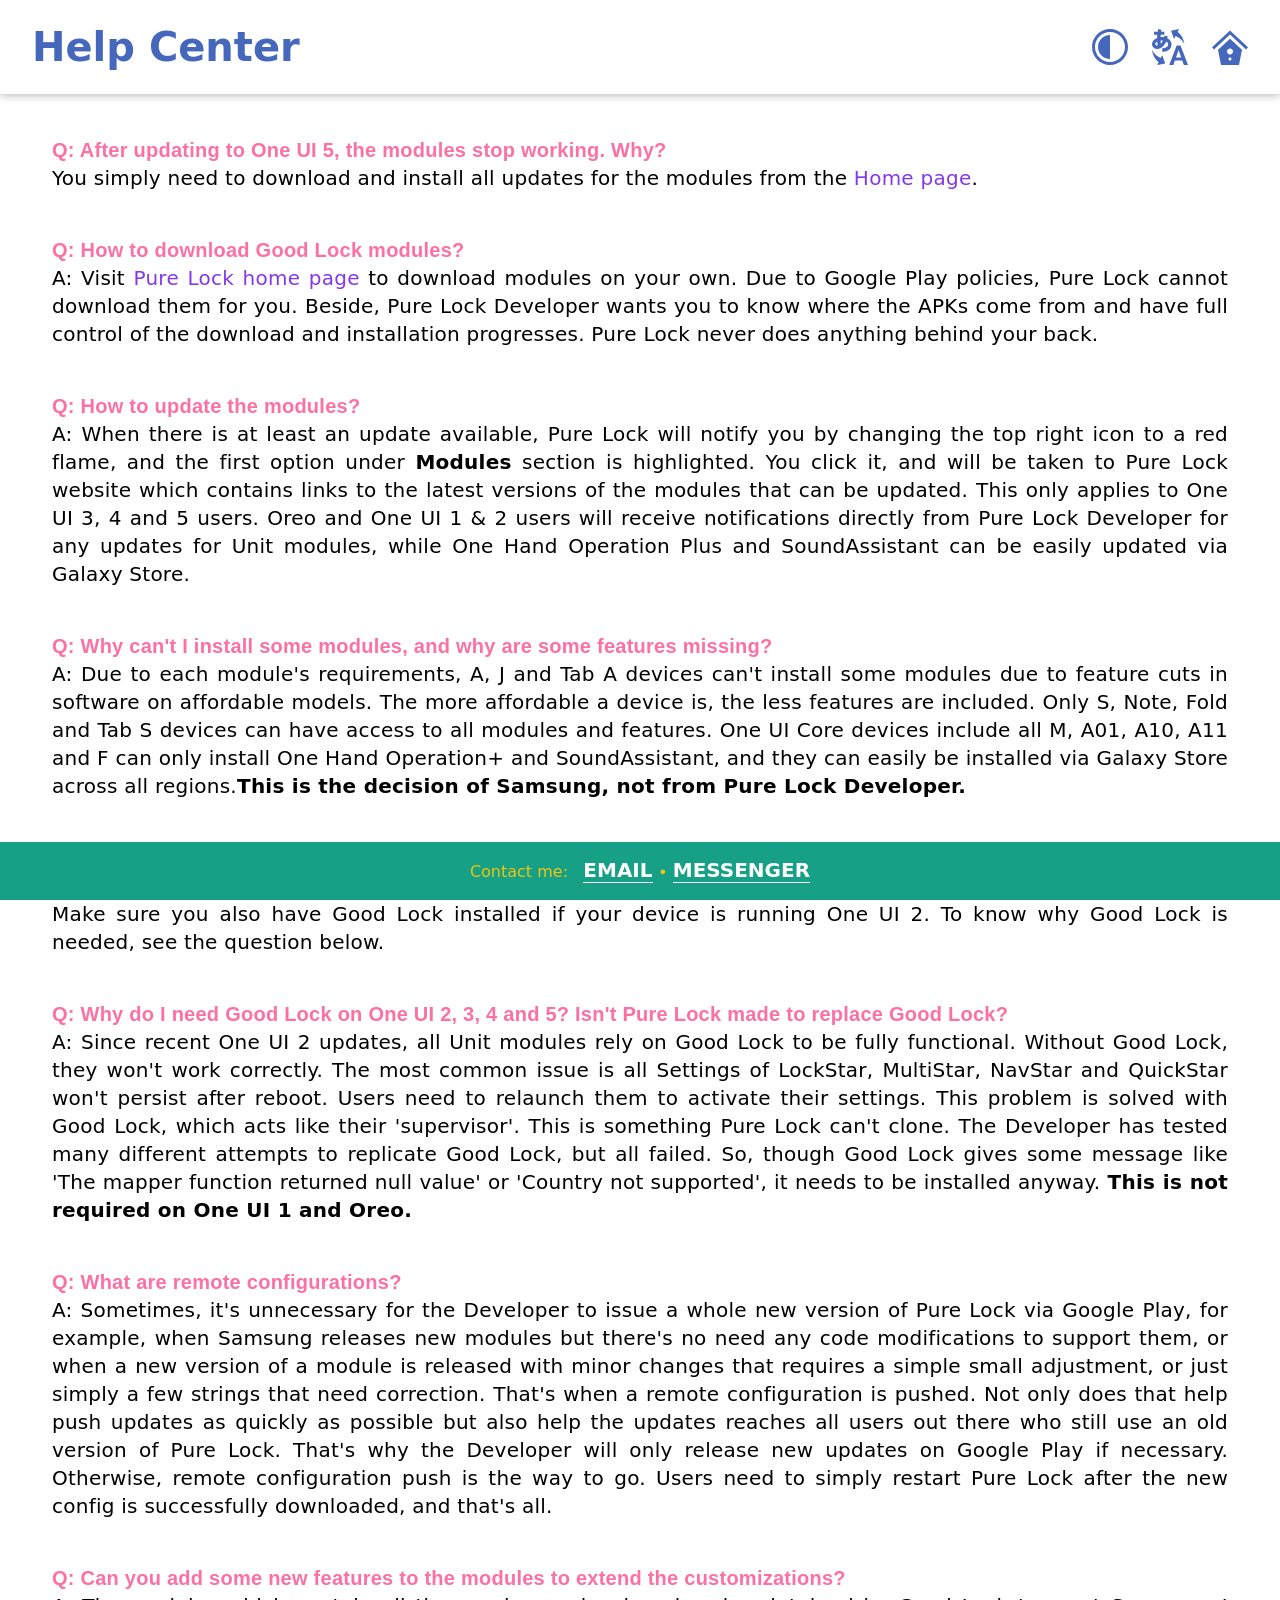
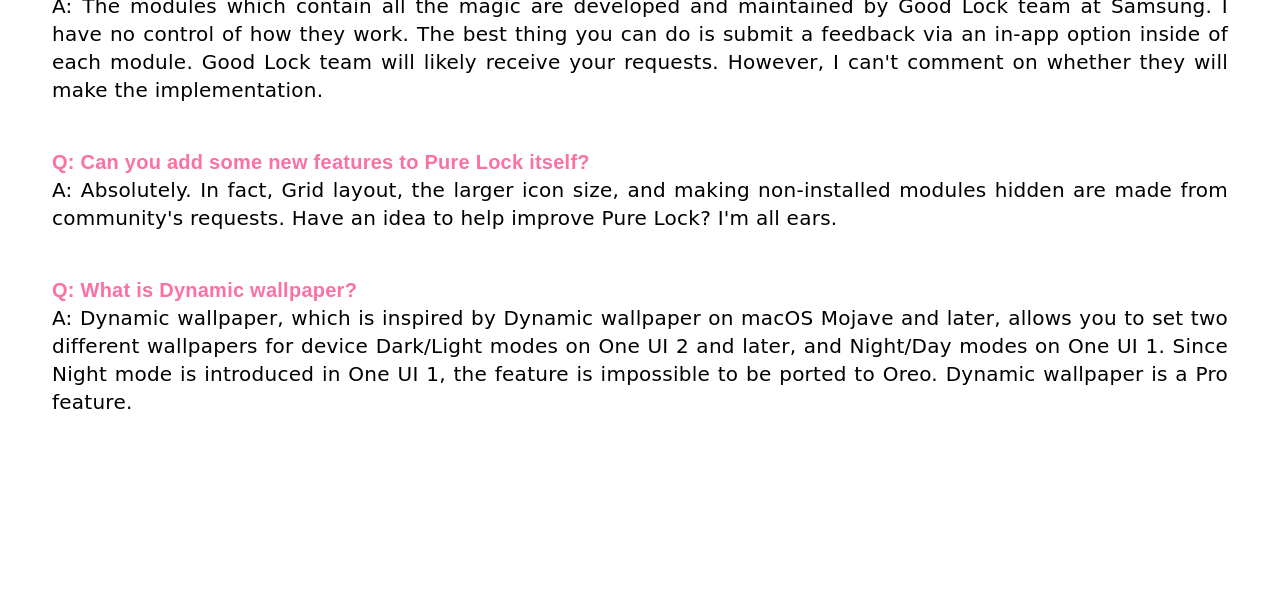
<file: help.html>
<!DOCTYPE html>
<html>
<head>
    <meta charset="utf-8">
    <meta name="viewport" content="width=device-width, initial-scale=1">
    <meta name="theme-color" content="#ffffff">
    <title>Pure Lock Help Center</title>
    <link rel="canonical" href="help.html">
    <link rel="shortcut icon" href="favicon.ico">
    <link rel="stylesheet" href="styles.css">
    <style>
        .content-wrapper {
            padding-bottom: 120px;
        }
    </style>
</head>
<body>
    <div class="toolbar z-depth-1">
        <div class="toolbar-content">
            <a class="toolbar-expanded toolbar-title" href="index.html">
                <span>Help Center</span>
            </a>
            <a class="" id="dark-toggle">
                <svg xmlns="http://www.w3.org/2000/svg" viewBox="0 0 24 24"><path fill="white" d="M12 2c5.514 0 10 4.486 10 10s-4.486 10-10 10-10-4.486-10-10 4.486-10 10-10zm0-2c-6.627 0-12 5.373-12 12s5.373 12 12 12 12-5.373 12-12-5.373-12-12-12zm0 4c-4.418 0-8 3.582-8 8s3.582 8 8 8v-16z"/></svg>
            </a>
            <a class="" id="translate" target="_blank">
                <svg xmlns="http://www.w3.org/2000/svg" viewBox="0 0 24 24"><path d="M24 24h-2.784l-1.07-3h-4.875l-1.077 3h-2.697l4.941-13h2.604l4.958 13zm-4.573-5.069l-1.705-4.903-1.712 4.903h3.417zm-9.252-12.804c.126-.486.201-.852.271-1.212l-2.199-.428c-.036.185-.102.533-.22 1-.742-.109-1.532-.122-2.332-.041.019-.537.052-1.063.098-1.569h2.456v-2.083h-2.161c.106-.531.198-.849.288-1.149l-2.147-.645c-.158.526-.29 1.042-.422 1.794h-2.451v2.083h2.184c-.058.673-.093 1.371-.103 2.077-2.413.886-3.437 2.575-3.437 4.107 0 1.809 1.427 3.399 3.684 3.194 2.802-.255 4.673-2.371 5.77-4.974 1.134.654 1.608 1.753 1.181 2.771-.396.941-1.561 1.838-3.785 1.792v2.242c2.469.038 4.898-.899 5.85-3.166.93-2.214-.132-4.635-2.525-5.793zm-2.892 1.531c-.349.774-.809 1.544-1.395 2.15-.09-.646-.151-1.353-.184-2.108.533-.07 1.072-.083 1.579-.042zm-3.788.724c.062.947.169 1.818.317 2.596-1.996.365-2.076-1.603-.317-2.596zm11.236-1.745l-2.075-5.533 5.414-1.104-.976 1.868c2.999 2.418 4.116 5.645 4.532 8.132-1.736-2.913-3.826-4.478-5.885-5.321l-1.01 1.958zm-7.895 10.781l1.985 5.566-5.43 1.016 1.006-1.852c-2.96-2.465-4.021-5.654-4.397-8.148 1.689 2.94 3.749 4.483 5.794 5.36l1.042-1.942zm10.795-6.029"/></svg>
            </a>
            <a href="index.html">
                <svg xmlns="http://www.w3.org/2000/svg" viewBox="0 0 24 24"><path d="M24 12.148l-1.361 1.465-10.639-9.883-10.639 9.868-1.361-1.465 12-11.133 12 11.148zm-4 1.749l-2 10.103h-12l-2-10.103 8-7.444 8 7.444zm-7 6.103c0-.552-.448-1-1-1s-1 .448-1 1 .448 1 1 1 1-.448 1-1zm1-5c0-1.105-.896-2-2-2s-2 .895-2 2 .896 2 2 2 2-.895 2-2z"/></svg>
            </a>
        </div>
    </div>
    <div class="content-wrapper">
        <p class="pink lighten-5">
            <span class="question">Q: After updating to One UI 5, the modules stop working. Why?</span>
            <br>
            <span class="answer">You simply need to download and install all updates for the modules from the <a href="index.html">Home page</a>.</span>
        </p>
        <p>
            <span class="question">Q: How to download Good Lock modules?</span>
            <br>
            <span class="answer">A: Visit <a href="https://finelock.app/@download">Pure Lock home page</a> to download modules on your own. Due to Google Play
            policies, Pure Lock cannot download them for you. Beside, Pure Lock Developer wants you to know where the APKs come from and have full
            control of the download and installation progresses. Pure Lock never does anything behind your back.</span>
        </p>
        <p>
            <span class="question">Q: How to update the modules?</span>
            <br>
            <span class="answer">A: When there is at least an update available, Pure Lock will notify you by changing the top right icon
            to a red flame, and the first option under <strong>Modules</strong> section is highlighted. You click it, and will be taken
            to Pure Lock website which contains links to the latest versions of the modules that can be updated. This only applies to One UI
            3, 4 and 5 users. Oreo and One UI 1 &amp; 2 users will receive notifications directly from Pure Lock Developer for any updates
            for Unit modules, while One Hand Operation Plus and SoundAssistant can be easily updated via Galaxy Store.</span>
        </p>
        <p>
            <span class="question">Q: Why can't I install some modules, and why are some features missing?</span>
            <br>
            <span class="answer">A: Due to each module's requirements, A, J and Tab A devices can't install some modules due to feature cuts
            in software on affordable models. The more affordable a device is, the less features are included. Only S, Note, Fold and Tab S
            devices can have access to all modules and features. One UI Core devices include all M, A01, A10, A11 and F can only install
            One Hand Operation+ and SoundAssistant, and they can easily be installed via Galaxy Store across all regions.<strong>This is
            the decision of Samsung, not from Pure Lock Developer.</strong></span>
        </p>
        <p>
            <span class="question">Q: After I do a factory reset, the modules stop working. What can I do?</span>
            <br>
            <span class="answer">A: You need to update your device software, One UI Home from Galaxy Store, and everything should work fine.
            Make sure you also have Good Lock installed if your device is running One UI 2. To know why Good Lock is needed, see the question below.</span>
        </p>
        <p>
            <span class="question">Q: Why do I need Good Lock on One UI 2, 3, 4 and 5? Isn't Pure Lock made to replace Good Lock?</span>
            <br>
            <span class="answer">A: Since recent One UI 2 updates, all Unit modules rely on Good Lock to be fully functional. Without Good Lock,
            they won't work correctly. The most common issue is all Settings of LockStar, MultiStar, NavStar and QuickStar won't persist after
            reboot. Users need to relaunch them to activate their settings. This problem is solved with Good Lock, which acts like their
            'supervisor'. This is something Pure Lock can't clone. The Developer has tested many different attempts to replicate Good Lock, but
            all failed. So, though Good Lock gives some message like 'The mapper function returned null value' or 'Country not supported',
            it needs to be installed anyway. <strong>This is not required on One UI 1 and Oreo.</strong></span>
        </p>
        <p>
            <span class="question">Q: What are remote configurations?</span>
            <br>
            <span class="answer">A: Sometimes, it's unnecessary for the Developer to issue a whole new version of Pure Lock via Google Play,
            for example, when Samsung releases new modules but there's no need any code modifications to support them, or when a new version
            of a module is released with minor changes that requires a simple small adjustment, or just simply a few strings that need correction.
            That's when a remote configuration is pushed. Not only does that help push updates as quickly as possible but also help the updates
            reaches all users out there who still use an old version of Pure Lock. That's why the Developer will only release new updates
            on Google Play if necessary. Otherwise, remote configuration push is the way to go. Users need to simply restart Pure Lock after the
            new config is successfully downloaded, and that's all.</span>
        </p>
        <p>
            <span class="question">Q: Can you add some new features to the modules to extend the customizations?</span>
            <br>
            <span class="answer">A: The modules which contain all the magic are developed and maintained by Good Lock team at Samsung. I have
            no control of how they work. The best thing you can do is submit a feedback via an in-app option inside of each module. Good Lock
            team will likely receive your requests. However, I can't comment on whether they will make the implementation.</span>
        </p>
        <p>
            <span class="question">Q: Can you add some new features to Pure Lock itself?</span>
            <br>
            <span class="answer">A: Absolutely. In fact, Grid layout, the larger icon size, and making non-installed modules hidden are made
            from community's requests. Have an idea to help improve Pure Lock? I'm all ears.</span>
        </p>
        <p>
            <span class="question">Q: What is Dynamic wallpaper?</span>
            <br>
            <span class="answer">A: Dynamic wallpaper, which is inspired by Dynamic wallpaper on macOS Mojave and later, allows you to set
            two different wallpapers for device Dark/Light modes on One UI 2 and later, and Night/Day modes on One UI 1. Since Night mode is
            introduced in One UI 1, the feature is impossible to be ported to Oreo. Dynamic wallpaper is a Pro feature.</span>
        </p>
    </div>
    <div class="footer">
        Contact me: &nbsp;
        <a href="mailto:oriolene.hoanganh@gmail.com">Email</a>
        ∙
        <a href="https://m.me/OrioleNe" target="_blank">Messenger</a>
    </div>
    <script>
        document.addEventListener("DOMContentLoaded", (e) => {
            let dark = localStorage.getItem("dark");
            let browserDark = window.matchMedia && window.matchMedia('(prefers-color-scheme: dark)').matches;
            if (dark === "true" || (dark === null && browserDark)) {
                document.body.classList.add("dark");
            }
            document.querySelector("#translate").href = "https://translate.google.com/translate?sl=auto&u=" + window.location
            document.querySelector("#dark-toggle").onclick = (e) => {
                document.body.classList.toggle("dark");
                localStorage.setItem("dark", document.body.classList.contains("dark") ? "true" : "false");
            }
        })
    </script>
</body>
</html>
</file>
<file: styles.css>
:root {
    --system-font: system-ui, -apple-system, sans-serif;
    --color-grey: #f0f0f0;
    --color-blueberry: #4568BC;
    --color-pink: #FC70A4;
    --color-yellow: #FDCB6E;
    --color-cyan: #53C2EF;
}

html {
    font-family: var(--system-font);
}

body {
    margin: 0;
    font-family: var(--system-font);
    line-height: 1.5rem;
    padding: 0;
}

p {
    border-radius: 8px;
    font-size: 20px;
    letter-spacing: 0.25px;
    line-height: 1.4;
    padding: 12px;
}

li {
    align-items: center;
    font-size: 20px;
    line-height: 1.4;
    text-align: justify;
}

a {
    color: #8338ec;
    cursor: pointer;
    text-decoration: none !important;
}

.dark a {
    color: #c77dff;
}

select {
    background: white;
    border: 1px solid black;
    border-radius: 4px;
    font-family: var(--system-font);
    font-size: 16px;
    font-stretch: condensed;
    font-weight: bold;
    margin-top: 8px;
    outline: none;
    padding: 8px;
    width: 100%;
}

option {
    font-family: var(--system-font) !important;
}

.content-wrapper {
    margin: 24px auto;
    max-width: 1280px;
    padding: 80px 40px;
    text-align: justify;
}

.toolbar {
    align-self: center;
    align-items: center;
    background: white;
    box-shadow: rgba(0, 0, 0, 0.25) 0px 2px 8px;
    font-family: var(--system-font);
    justify-content: flex-end;
    left: 0;
    line-height: normal;
    overflow: hidden;
    padding: 24px 32px;
    position: fixed;
    right: 0;
    text-overflow: ellipsis;
    top: 0;
    white-space: nowrap;
    z-index: 50;
}

.toolbar svg {
    display: block;
    font-family: var(--system-font) !important;
    height: 36px;
    margin-left: 24px;
    width: 36px;
}

.toolbar-title {
    font-weight: bold;
    overflow: hidden;
    text-overflow: ellipsis;
    white-space: nowrap;
}

.toolbar-title span {
    overflow: hidden;
    text-overflow: ellipsis;
    white-space: nowrap;
}

.toolbar-content {
    align-content: stretch;
    align-items: center;
    display: flex;
    flex-basis: fit-content;
    flex-direction: row;
    margin: 0 auto;
    max-width: 1280px;
    vertical-align: middle;
}

.toolbar-expanded {
    display: flex;
    flex: 1;
}

.toolbar a {
    color: var(--color-blueberry);
    font-size: 40px;
    font-weight: bold;
}

.toolbar svg path {
    fill: var(--color-blueberry);
}

.toolbar i {
    vertical-align: middle;
}

.toolbar img {
    display: inline-block;
    line-height: 24px;
    vertical-align: text-top;
    width: 40px;
}

.yuh-apps {
    background: #E8286F;
    border-radius: 32px;
    color: white;
    font-size: 20px;
    font-weight: bold;
    padding: 12px 24px !important;
}

.nav-wrapper {
    background: white;
    padding: 16px;
}

.nav-wrapper a {
    color: black;
    font-size: 28px;
    font-weight: bold;
}

.floating-button {
    align-items: center;
    background-color: var(--color-blueberry);
    border-radius: 60px 0 0 60px;
    bottom: 60px;
    box-shadow: 2px 2px 3px #80404040;
    color: white;
    display: flex;
    flex-direction: row;
    padding: 16px 48px;
    position: fixed;
    right: 0;
    text-align: right;
    vertical-align: middle;
}

.floating-button a {
    color: white;
    vertical-align: middle;
}

.floating-button a img {
    height: 40px;
    vertical-align: middle;
    width: 40px;
}

.floating-button svg {
    fill: white;
    height: 36px;
    width: 36px;
}

.floating-button svg * {
    fill: white;
    height: 100%;
    width: 100%;
}

.floating-button-spacer {
    height: 40px;
    width: 40px;
}

.footer {
    background: #16a085;
    bottom: 0;
    color: #f1c40f !important;
    font-family: var(--system-font);
    left: 0;
    padding: 16px 16px calc(16px + env(safe-area-inset-bottom, 0));
    position: fixed;
    right: 0;
    text-align: center;
}

.footer a {
    border-bottom: 1px solid #ffffff;
    color: #ffffff;
    font-size: 20px;
    font-weight: bold;
    text-transform: uppercase;
}

.modal-background {
    background: rgba(0, 0, 0, 0.25);
    bottom: 0;
    left: 0;
    position: fixed;
    right: 0;
    top: 0;
    transition-duration: 0.5s;
    z-index: 100;
}

.modal {
    background: white;
    border-radius: 8px !important;
    box-shadow: rgba(0, 0, 0, 0.35) 0px 5px 15px;
    margin: auto;
    max-width: 600px;
    min-width: 320px;
    padding: 20px;
    position: relative;
    top: 20px;
    transition-duration: .5s;
    width: 50%;
    z-index: 105;
}

.modal-title {
    color: #E8286F;
    font-size: 24px;
    font-weight: bold;
    padding: 0 12px;
}

.modal-text {
    text-align: justify !important;
}

.yuh-button {
    background: black !important;
    color: white !important;
    cursor: pointer;
    font-size: 18px !important;
    font-weight: bold !important;
    padding: 12px 20px !important;
    text-transform: uppercase !important;
    width: 100% !important;
}

body.dark {
    background: #101010;
    color: white !important;
}

.dark .toolbar {
    background: #1f1f1f;
}

.dark .toolbar svg path {
    fill: var(--color-cyan);
}

.dark .toolbar a {
    color: var(--color-cyan);
}

.dark select {
    border: 1px solid white;
    background: #1f1f1f;
    color: white;
}

.yl {
    display: unset;
}

.ys {
    display: none;
}

.red {
    background: #ff595e40 !important;
}

.green {
    background: #52b78840 !important;
}

.blue {
    background: #0096c740 !important;
}

.purple {
    background: #6c5ce7 !important;
}

.dark .purple {
    background: #6c5ce7 !important;
}

.red-text {
    color: #c9184a !important;
}

.dark .red-text {
    color: #ff8fa3 !important;
}

.green-text {
    color: #017a52 !important;
}

.dark .green-text {
    color: #2de7a9 !important;
}

.blue-text {
    color: #0270c4 !important;
}

.dark .blue-text {
    color: #75bcf3 !important;
}

.purple-text {
    color: #220ebb !important;
}

.dark .purple-text {
    color: #8c7dfa !important;
}

.dw {
    background: #8338ec;
    border-radius: 4px;
    box-shadow: rgba(0, 0, 0, 0.25) 0px 1px 4px;
    display: none;
    font-size: 20px;
    font-weight: bold;
    margin-top: 20px;
    padding: 12px;
    text-align: center;
    text-transform: uppercase;
}

.dw a {
    border-bottom: 1px solid white;
    color: white;
}

.dark .dw {
    background: #6f2dbd;
}

@media only screen and (max-width: 720px) {
    .toolbar a {
        font-size: 32px;
    }

    .toolbar svg {
        height: 30px;
        width: 30px;
    }
}

@media screen and (max-width: 480px), (max-height: 480px) {
    p {
        font-size: 16px;
    }

    .toolbar a {
        font-size: 24px;
    }

    .toolbar svg {
        height: 24px;
        width: 24px;
    }

    .content-wrapper {
        padding: 60px 20px;
    }

    .dw {
        font-size: 16px;
    }

    .footer a {
        font-size: 16px;
    }
}

/*** HOME AND UPDATES ***/
ul.modules {
    border: none;
    margin-bottom: 12px;
    margin-top: 12px;
    overflow: hidden;
    padding-left: 18px;
    padding-right: 18px;
    display: grid;
    grid-template-columns: repeat(2, 1fr);
    justify-content: left;
}

ul.modules,
li.module {
    list-style-type: none;
    text-align: left;
}

li.module {
    border: none;
    font-size: 20px;
    margin: 0;
    overflow: hidden;
    padding: 4px;
    word-wrap: break-word;
    -webkit-line-clamp: 1;
    grid-column: span 1;
}

li img {
    margin-right: 20px;
    width: 32px;
}

li.module a {
    align-items: center;
    display: flex;
    padding: 20px;
    text-decoration: none;
}

li span {
    height: 100%;
    margin-right: 12px;
    line-height: 1.2rem;
}

li.module:nth-child(2n+1),
li.module:nth-child(2n+2) {
    background: #f0f0f0;
}

li.module:nth-child(4n+1),
li.module:nth-child(4n+2) {
    background: white;
}

.dark li.module:nth-child(2n+1),
.dark li.module:nth-child(2n+2) {
    background: #303030;
}

.dark li.module:nth-child(4n+1),
.dark li.module:nth-child(4n+2) {
    background: #181818;
}

.hidden {
    display: none !important;
}

#download {
    border: 1px solid #e0e0e0;
    padding: 4px;
}

#download div {
    padding: 0 8px;
}

@media only screen and (max-width: 720px), (max-height: 600px) {
    ul {
        margin-left: 8px;
        margin-right: 8px;
    }

    li.module {
        grid-column: span 2;
    }

    li a {
        padding: 8px 12px;
    }

    li span {
        margin-right: 8px;
    }

    li.module:nth-child(even) {
        background: var(--color-grey);
    }

    li.module:nth-child(odd) {
        background: #ffffff;
    }

    .dark li.module:nth-child(even) {
        background: #303030;
    }

    .dark li.module:nth-child(odd) {
        background: #181818;
    }
}

@media only screen and (max-width: 480px) {
    li,
    li.module,
    .yuh-apps {
        font-size: 16px;
    }
}

/*** HELP AND NOTES ***/
.date {
    color: var(--color-pink);
    font-size: 24px;
}

.date strong {
    border-bottom: 1px solid var(--color-pink);
    font-weight: bold;
}

.date * {
    align-content: center;
    font-family: var(--system-font);
    justify-content: center;
    vertical-align: center;
}

.nav-wrapper {
    background: #073042;
}

.nav-wrapper a {
    color: #3ddc84;
}

.midnight-text {
    color: #073042;
}

.midnight-text strong {
    border-bottom: 1px solid #073042;
}

.dark .midnight-text {
    color: #8adafc;
}

.dark .midnight-text strong {
    border-bottom: 1px solid #8adafc;
}

li.h {
    background: transparent !important;
    font-size: 20px;
    display: list-item;
    list-style: disc outside none;
    margin-left: 20px;
    width: unset !important;
}

a.h {
    color: var(--color-pink);
    font-weight: bold;
}

.question {
    color: var(--color-pink);
    font-family: var(--system-font);
    font-weight: bold;
}

@media only screen and (max-width: 720px), (max-height: 480px) {
    .date {
        font-size: 18px;
    }
}
Roboto', 'system-ui', '-apple-system', 'BlinkMacSystemFont', '.SFNSText-Regular', 'sans-serif';
    justify-content: center;
    vertical-align: center;
}

.nav-wrapper {
    background: #073042;
}

.nav-wrapper a {
    color: #3ddc84;
}

.midnight-text {
    color: #073042;
}

.midnight-text strong {
    border-bottom: 1px solid #073042;
}

.dark .midnight-text {
    color: #8adafc;
}

.dark .midnight-text strong {
    border-bottom: 1px solid #8adafc;
}

li.h {
    background: transparent !important;
    font-size: 20px;
    display: list-item;
    list-style: disc outside none;
    margin-left: 20px;
    width: unset !important;
}

a.h {
    color: var(--color-pink);
    font-weight: bold;
}

.question {
    color: var(--color-pink);
    font-family: 'Montserrat', sans-serif;
    font-weight: bold;
}

@media only screen and (max-width: 720px),
(max-height: 480px) {
    .date {
        font-size: 18px;
    }
}
</file>
